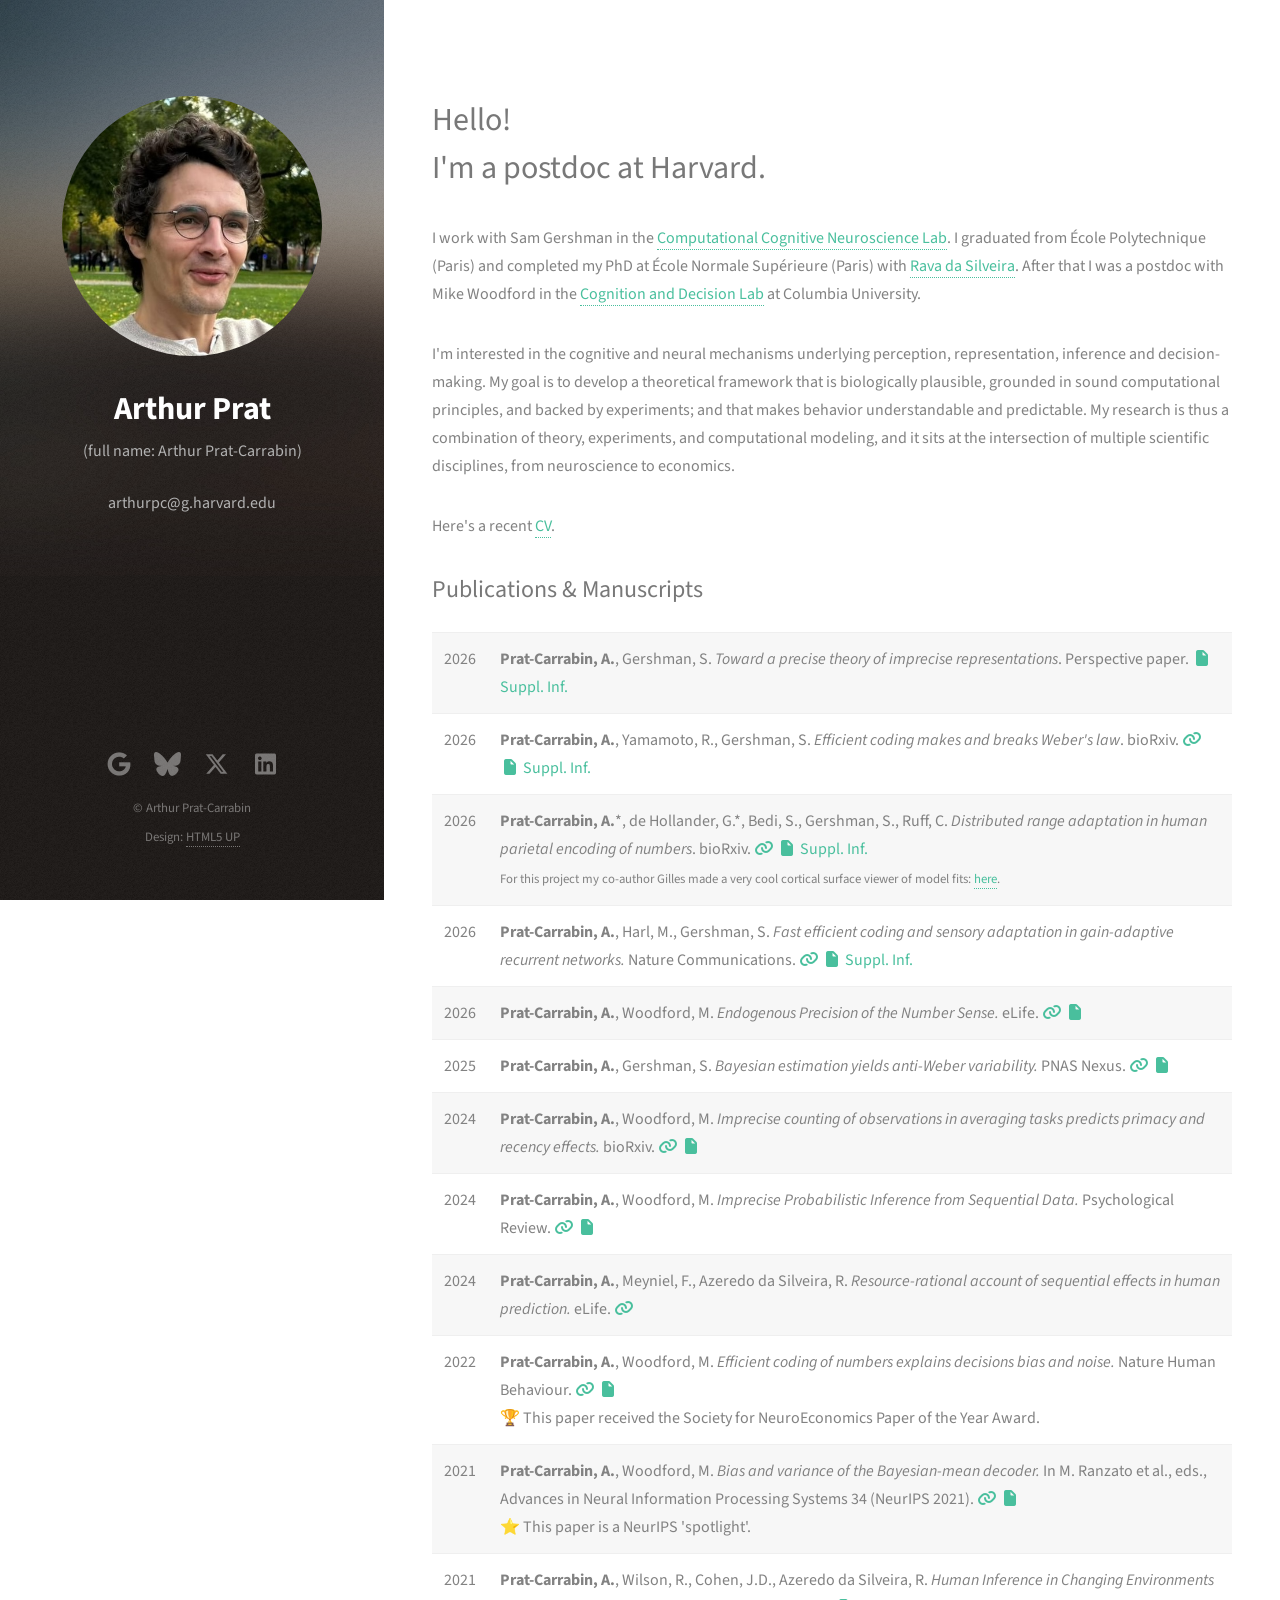
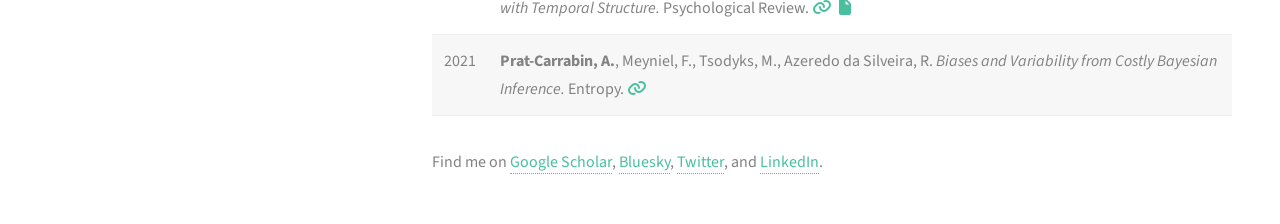
<file: index.html>
<!DOCTYPE HTML>
<!--
	Strata by HTML5 UP
	html5up.net | @ajlkn
	Free for personal and commercial use under the CCA 3.0 license (html5up.net/license)
-->
<html>
	<head>
		<title>Arthur Prat</title>
		<meta charset="utf-8" />
		<meta name="viewport" content="width=device-width, initial-scale=1, user-scalable=no" />
		<link rel="stylesheet" href="assets/css/main.css" />
		<link rel="icon" type="image/x-icon" href="images/favicon.ico">
	</head>
	<body class="is-preload">

		<!-- Header -->
			<header id="header">
				<div class="inner">
					<a href="#" class="image avatar"><img src="images/apc3c.JPG" alt="" /></a>
					<h1 style="font-size:2em"><strong>Arthur Prat</strong></h1>
                    <p>(full name: Arthur Prat-Carrabin)</p>
					<p>arthurpc<span>@</span>g.harvard.edu</p>
				</div>
			</header>

		<!-- Main -->
			<div id="main">

				<!-- One -->
					<section id="one">
						<header class="major">
							<h2>Hello!<br />
							I'm a postdoc at Harvard.</h2>
						</header>
						<p>I work with Sam Gershman in the <a href="https://gershmanlab.com/">Computational Cognitive Neuroscience Lab</a>.
						I graduated from École Polytechnique (Paris) and completed my PhD at École Normale Supérieure (Paris) with <a href="https://www.silveira-lab.com/">Rava da Silveira</a>.
						After that I was a postdoc with Mike Woodford in the <a href="https://www.cognition.econ.columbia.edu/">Cognition and Decision Lab</a> at Columbia University.
						</p>
						<p>I'm interested in the cognitive and neural mechanisms underlying perception, representation, inference and decision-making.
							My goal is to develop a theoretical framework that is biologically plausible, grounded in sound computational principles,
							and backed by experiments; and that makes behavior understandable and predictable.
							My research is thus a combination of theory, experiments, and computational modeling,
							and it sits at the intersection of multiple scientific disciplines, from neuroscience to economics.
						</p>
						<p>Here's a recent <a href="pdfs/CV - Arthur Prat-Carrabin.pdf"  target="_blank" rel="noopener noreferrer">CV</a>.</p>
						<!-- <ul class="actions">
							<li><a href="#three" class="button">Learn More</a></li>
						</ul> -->
					</section>

						<h2>Publications & Manuscripts</h2>
						<div class="table-wrapper">
							<table>
								<tr>
									<td>2026</td>
									<td><b>Prat-Carrabin, A.</b>, Gershman, S. <i>Toward a precise theory of imprecise representations</i>. Perspective paper.
										<a href="pdfs/Prat-Carrabin and Gershman - 2026 - Toward a precise theory of imprecise representations.pdf" class="fa-solid fa-file" style="border-bottom:none;" target="_blank" rel="noopener noreferrer"></a>
										<a href="pdfs/Prat-Carrabin and Gershman - 2026 - Toward a precise theory of imprecise representations - Suppl Inf.pdf" style="border-bottom:none;" target="_blank" rel="noopener noreferrer">Suppl. Inf.</a>
                                    </td>
								</tr>
								<tr>
									<td>2026</td>
									<td><b>Prat-Carrabin, A.</b>, Yamamoto, R., Gershman, S. <i>Efficient coding makes and breaks Weber's law</i>. bioRxiv.
                                        <a href="https://www.biorxiv.org/content/10.64898/2026.08.10.744043" class="fa-solid fa-link" style="border-bottom:none;" target="_blank" rel="noopener noreferrer"></a>
										<a href="pdfs/Prat-Carrabin, Yamamoto, Gershman - Efficient coding makes and breaks Weber’s law - 2026.pdf" class="fa-solid fa-file" style="border-bottom:none;" target="_blank" rel="noopener noreferrer"></a>
										<a href="pdfs/Prat-Carrabin, Yamamoto, Gershman - Efficient coding makes and breaks Weber’s law - 2026 - SI.pdf" style="border-bottom:none;" target="_blank" rel="noopener noreferrer">Suppl. Inf.</a>
                                    </td>
								</tr>
								<tr>
									<td>2026</td>
									<td><b>Prat-Carrabin, A.</b>*, de Hollander, G.*, Bedi, S.,  Gershman, S., Ruff, C. <i>Distributed range adaptation in human parietal encoding of numbers</i>. bioRxiv.
                                        <a href="https://www.biorxiv.org/cgi/content/short/2025.09.25.675916" class="fa-solid fa-link" style="border-bottom:none;" target="_blank" rel="noopener noreferrer"></a>
										<a href="pdfs/Prat-Carrabin, de Hollander, Bedi, Gershman, Ruff - Distributed range adaptation in human parietal encoding of numbers - 2026.pdf" class="fa-solid fa-file" style="border-bottom:none;" target="_blank" rel="noopener noreferrer"></a>
										<a href="pdfs/Prat-Carrabin, de Hollander, Bedi, Gershman, Ruff - Distributed range adaptation in human parietal encoding of numbers - 2026 - Suppl Inf.pdf" style="border-bottom:none;" target="_blank" rel="noopener noreferrer">Suppl. Inf.</a>
                                        <span style="font-size: 0.8em;"><br>
                                        For this project my co-author Gilles made a very cool cortical surface viewer of model fits:
                                        <a href="https://ruffgroup.github.io/neural_priors_viewers/" target="_blank" rel="noopener noreferrer">here</a>.</span>
                                        <!--- <br>Here is a <a href="https://www.youtube.com/watch?v=u6K8ixUadC8">recorded presentation</a> of this paper. --->
                                    </td>
								</tr>
								<tr>
									<td>2026</td>
									<td><b>Prat-Carrabin, A.</b>, Harl, M., Gershman, S. <i>Fast efficient coding and sensory adaptation in gain-adaptive recurrent networks.</i> Nature Communications.
                                        <a href="https://doi.org/10.1038/s41467-026-73032-0" class="fa-solid fa-link" style="border-bottom:none;" target="_blank" rel="noopener noreferrer"></a>
										<a href="pdfs/Prat-Carrabin, Harl, Gershman - Fast efficient coding and sensory adaptation in gain-adaptive recurrent networks - 2026.pdf" class="fa-solid fa-file" style="border-bottom:none;" target="_blank" rel="noopener noreferrer"></a>
										<a href="pdfs/Prat-Carrabin, Harl, Gershman - Fast efficient coding and sensory adaptation in gain-adaptive recurrent networks - Suppl Inf - 2026.pdf" style="border-bottom:none;" target="_blank" rel="noopener noreferrer">Suppl. Inf.</a>
                                    </td>
								</tr>
								<tr>
									<td>2026</td>
									<td><b>Prat-Carrabin, A.</b>, Woodford, M. <i>Endogenous Precision of the Number Sense.</i> eLife.
                                        <a href="https://doi.org/10.7554/eLife.101277" class="fa-solid fa-link" style="border-bottom:none;" target="_blank" rel="noopener noreferrer"></a>
										<a href="pdfs/Prat-Carrabin and Woodford - 2026 - Endogenous precision of the number sense.pdf" class="fa-solid fa-file" style="border-bottom:none;" target="_blank" rel="noopener noreferrer"></a>
                                    </td>
								</tr>
								<tr>
									<td>2025</td>
									<td><b>Prat-Carrabin, A.</b>, Gershman, S. <i>Bayesian estimation yields anti-Weber variability.</i> PNAS Nexus.
                                        <a href="https://doi.org/10.1093/pnasnexus/pgaf275" class="fa-solid fa-link" style="border-bottom:none;" target="_blank" rel="noopener noreferrer"></a>
										<a href="pdfs/Prat-Carrabin and Gershman - 2025 - Bayesian estimation yields anti-Weber variability.pdf" class="fa-solid fa-file" style="border-bottom:none;" target="_blank" rel="noopener noreferrer"></a>
                                    </td>
								</tr>
								<tr>
									<td>2024</td>
									<td><b>Prat-Carrabin, A.</b>, Woodford, M. <i>Imprecise counting of observations in averaging tasks predicts primacy and recency effects.</i> bioRxiv.
                                        <a href="https://doi.org/10.1101/2024.09.29.615676" class="fa-solid fa-link" style="border-bottom:none;" target="_blank" rel="noopener noreferrer"></a>
										<a href="pdfs/Prat-Carrabin and Woodford - 2024 - Imprecise counting of observations in averaging tasks predicts primacy and recency effects.pdf" class="fa-solid fa-file" style="border-bottom:none;" target="_blank" rel="noopener noreferrer"></a>
                                    </td>
								</tr>
								<tr>
									<td>2024</td>
									<td><b>Prat-Carrabin, A.</b>, Woodford, M. <i>Imprecise Probabilistic Inference from Sequential Data.</i> Psychological Review.
										<a href="https://doi.org/10.1037/rev0000469" class="fa-solid fa-link" style="border-bottom:none;" target="_blank" rel="noopener noreferrer"></a>
										<a href="pdfs/Prat-Carrabin and Woodford - 2024 - Imprecise probabilistic inference from sequential data.pdf" class="fa-solid fa-file" style="border-bottom:none;" target="_blank" rel="noopener noreferrer"></a>
									</td>
								</tr>
								<tr>
									<td>2024</td>
									<td><b>Prat-Carrabin, A.</b>, Meyniel, F., Azeredo da Silveira, R. <i>Resource-rational account of sequential effects in human prediction.</i> eLife.
										<a href="https://doi.org/10.7554/eLife.81256" class="fa-solid fa-link" style="border-bottom:none;" target="_blank" rel="noopener noreferrer"></a></td>
								</tr>
								<tr>
									<td>2022</td>
									<td><b>Prat-Carrabin, A.</b>, Woodford, M. <i>Efficient coding of numbers explains decisions bias and noise.</i> Nature Human Behaviour. 
										<a href="https://www.nature.com/articles/s41562-022-01352-4" class="fa-solid fa-link" style="border-bottom:none;" target="_blank" rel="noopener noreferrer"></a>
										<a href="pdfs/Prat-Carrabin and Woodford - 2022 - Efficient coding of numbers explains decision bias and noise.pdf" class="fa-solid fa-file" style="border-bottom:none;" target="_blank" rel="noopener noreferrer"></a>
                                        <br>🏆 This paper received the Society for NeuroEconomics Paper of the Year Award.</td>
                                    </td>
								</tr>
								<tr>
									<td>2021</td>
									<td><b>Prat-Carrabin, A.</b>, Woodford, M. <i>Bias and variance of the Bayesian-mean decoder.</i> In M. Ranzato et al., eds., Advances in Neural Information Processing Systems 34 (NeurIPS 2021).
										<a href="https://proceedings.neurips.cc/paper_files/paper/2021/hash/c7c3e78e3c9d26cc1158a8735d548eaa-Abstract.html" class="fa-solid fa-link" style="border-bottom:none;" target="_blank" rel="noopener noreferrer"></a>
										<a href="pdfs/Prat-Carrabin and Woodford - 2021 - Bias and variance of the Bayesian-mean decoder.pdf" class="fa-solid fa-file" style="border-bottom:none;" target="_blank" rel="noopener noreferrer"></a>
                                        <br>⭐️ This paper is a NeurIPS 'spotlight'.</td>
								</tr>
								<tr>
									<td>2021</td>
									<td><b>Prat-Carrabin, A.</b>, Wilson, R., Cohen, J.D., Azeredo da Silveira, R. <i>Human Inference in Changing Environments with Temporal Structure.</i> Psychological Review.
										<a href="http://dx.doi.org/10.1037/rev0000276" class="fa-solid fa-link" style="border-bottom:none;" target="_blank" rel="noopener noreferrer"></a>
										<a href="pdfs/Prat-Carrabin et al. - 2021 - Human inference in changing environments with temporal structure.pdf" class="fa-solid fa-file" style="border-bottom:none;" target="_blank" rel="noopener noreferrer"></a>
									</td>
								</tr>
								<tr>
									<td>2021</td>
									<td><b>Prat-Carrabin, A.</b>, Meyniel, F., Tsodyks, M., Azeredo da Silveira, R. <i>Biases and Variability from Costly Bayesian Inference.</i> Entropy. <a href="https://doi.org/10.3390/e23050603" class="fa-solid fa-link" style="border-bottom:none;" target="_blank" rel="noopener noreferrer"></a></td>
								</tr>
							</table>
						</div>
					
					Find me on <a href="https://scholar.google.com/citations?user=wDpjnFcAAAAJ" target="_blank" rel="noopener noreferrer">Google Scholar</a>,
								<a href="https://bsky.app/profile/arthurpr4t.bsky.social" target="_blank" rel="noopener noreferrer">Bluesky</a>,
								<a href="https://x.com/arthurpr4t" target="_blank" rel="noopener noreferrer">Twitter</a>, and 
								<a href="https://www.linkedin.com/in/arthurpratcarrabin/" target="_blank" rel="noopener noreferrer">LinkedIn</a>.

				<!-- Two ->
					<section id="two">
						<h2>Recent Work</h2>
						<div class="row">
							<article class="col-6 col-12-xsmall work-item">
								<a href="images/fulls/01.jpg" class="image fit thumb"><img src="images/thumbs/01.jpg" alt="" /></a>
								<h3>Magna sed consequat tempus</h3>
								<p>Lorem ipsum dolor sit amet nisl sed nullam feugiat.</p>
							</article>
							<article class="col-6 col-12-xsmall work-item">
								<a href="images/fulls/02.jpg" class="image fit thumb"><img src="images/thumbs/02.jpg" alt="" /></a>
								<h3>Ultricies lacinia interdum</h3>
								<p>Lorem ipsum dolor sit amet nisl sed nullam feugiat.</p>
							</article>
							<article class="col-6 col-12-xsmall work-item">
								<a href="images/fulls/03.jpg" class="image fit thumb"><img src="images/thumbs/03.jpg" alt="" /></a>
								<h3>Tortor metus commodo</h3>
								<p>Lorem ipsum dolor sit amet nisl sed nullam feugiat.</p>
							</article>
							<article class="col-6 col-12-xsmall work-item">
								<a href="images/fulls/04.jpg" class="image fit thumb"><img src="images/thumbs/04.jpg" alt="" /></a>
								<h3>Quam neque phasellus</h3>
								<p>Lorem ipsum dolor sit amet nisl sed nullam feugiat.</p>
							</article>
							<article class="col-6 col-12-xsmall work-item">
								<a href="images/fulls/05.jpg" class="image fit thumb"><img src="images/thumbs/05.jpg" alt="" /></a>
								<h3>Nunc enim commodo aliquet</h3>
								<p>Lorem ipsum dolor sit amet nisl sed nullam feugiat.</p>
							</article>
							<article class="col-6 col-12-xsmall work-item">
								<a href="images/fulls/06.jpg" class="image fit thumb"><img src="images/thumbs/06.jpg" alt="" /></a>
								<h3>Risus ornare lacinia</h3>
								<p>Lorem ipsum dolor sit amet nisl sed nullam feugiat.</p>
							</article>
						</div>
						<ul class="actions">
							<li><a href="#" class="button">Full Portfolio</a></li>
						</ul>
					</section>

				<!-- Three ->
					<section id="three">
						<h2>Get In Touch</h2>
						<p>Accumsan pellentesque commodo blandit enim arcu non at amet id arcu magna. Accumsan orci faucibus id eu lorem semper nunc nisi lorem vulputate lorem neque lorem ipsum dolor.</p>
						<div class="row">
							<div class="col-8 col-12-small">
								<form method="post" action="#">
									<div class="row gtr-uniform gtr-50">
										<div class="col-6 col-12-xsmall"><input type="text" name="name" id="name" placeholder="Name" /></div>
										<div class="col-6 col-12-xsmall"><input type="email" name="email" id="email" placeholder="Email" /></div>
										<div class="col-12"><textarea name="message" id="message" placeholder="Message" rows="4"></textarea></div>
									</div>
								</form>
								<ul class="actions">
									<li><input type="submit" value="Send Message" /></li>
								</ul>
							</div>
							<div class="col-4 col-12-small">
								<ul class="labeled-icons">
									<li>
										<h3 class="icon solid fa-home"><span class="label">Address</span></h3>
										1234 Somewhere Rd.<br />
										Nashville, TN 00000<br />
										United States
									</li>
									<li>
										<h3 class="icon solid fa-mobile-alt"><span class="label">Phone</span></h3>
										000-000-0000
									</li>
									<li>
										<h3 class="icon solid fa-envelope"><span class="label">Email</span></h3>
										<a href="#">hello@untitled.tld</a>
									</li>
								</ul>
							</div>
						</div>
					</section>

				<!-- Four ->
				<!-
					<section id="four">
						<h2>Elements</h2>

						<section>
							<h4>Text</h4>
							<p>This is <b>bold</b> and this is <strong>strong</strong>. This is <i>italic</i> and this is <em>emphasized</em>.
							This is <sup>superscript</sup> text and this is <sub>subscript</sub> text.
							This is <u>underlined</u> and this is code: <code>for (;;) { ... }</code>. Finally, <a href="#">this is a link</a>.</p>
							<hr />
							<header>
								<h4>Heading with a Subtitle</h4>
								<p>Lorem ipsum dolor sit amet nullam id egestas urna aliquam</p>
							</header>
							<p>Nunc lacinia ante nunc ac lobortis. Interdum adipiscing gravida odio porttitor sem non mi integer non faucibus ornare mi ut ante amet placerat aliquet. Volutpat eu sed ante lacinia sapien lorem accumsan varius montes viverra nibh in adipiscing blandit tempus accumsan.</p>
							<header>
								<h5>Heading with a Subtitle</h5>
								<p>Lorem ipsum dolor sit amet nullam id egestas urna aliquam</p>
							</header>
							<p>Nunc lacinia ante nunc ac lobortis. Interdum adipiscing gravida odio porttitor sem non mi integer non faucibus ornare mi ut ante amet placerat aliquet. Volutpat eu sed ante lacinia sapien lorem accumsan varius montes viverra nibh in adipiscing blandit tempus accumsan.</p>
							<hr />
							<h2>Heading Level 2</h2>
							<h3>Heading Level 3</h3>
							<h4>Heading Level 4</h4>
							<h5>Heading Level 5</h5>
							<h6>Heading Level 6</h6>
							<hr />
							<h5>Blockquote</h5>
							<blockquote>Fringilla nisl. Donec accumsan interdum nisi, quis tincidunt felis sagittis eget tempus euismod. Vestibulum ante ipsum primis in faucibus vestibulum. Blandit adipiscing eu felis iaculis volutpat ac adipiscing accumsan faucibus. Vestibulum ante ipsum primis in faucibus lorem ipsum dolor sit amet nullam adipiscing eu felis.</blockquote>
							<h5>Preformatted</h5>
							<pre><code>i = 0;

while (!deck.isInOrder()) {
print 'Iteration ' + i;
deck.shuffle();
i++;
}

print 'It took ' + i + ' iterations to sort the deck.';</code></pre>
						</section>

						<section>
							<h4>Lists</h4>
							<div class="row">
								<div class="col-6 col-12-xsmall">
									<h5>Unordered</h5>
									<ul>
										<li>Dolor pulvinar etiam magna etiam.</li>
										<li>Sagittis adipiscing lorem eleifend.</li>
										<li>Felis enim feugiat dolore viverra.</li>
									</ul>
									<h5>Alternate</h5>
									<ul class="alt">
										<li>Dolor pulvinar etiam magna etiam.</li>
										<li>Sagittis adipiscing lorem eleifend.</li>
										<li>Felis enim feugiat dolore viverra.</li>
									</ul>
								</div>
								<div class="col-6 col-12-xsmall">
									<h5>Ordered</h5>
									<ol>
										<li>Dolor pulvinar etiam magna etiam.</li>
										<li>Etiam vel felis at lorem sed viverra.</li>
										<li>Felis enim feugiat dolore viverra.</li>
										<li>Dolor pulvinar etiam magna etiam.</li>
										<li>Etiam vel felis at lorem sed viverra.</li>
										<li>Felis enim feugiat dolore viverra.</li>
									</ol>
									<h5>Icons</h5>
									<ul class="icons">
										<li><a href="#" class="icon brands fa-twitter"><span class="label">Twitter</span></a></li>
										<li><a href="#" class="icon brands fa-facebook-f"><span class="label">Facebook</span></a></li>
										<li><a href="#" class="icon brands fa-instagram"><span class="label">Instagram</span></a></li>
										<li><a href="#" class="icon brands fa-github"><span class="label">Github</span></a></li>
										<li><a href="#" class="icon brands fa-dribbble"><span class="label">Dribbble</span></a></li>
										<li><a href="#" class="icon brands fa-tumblr"><span class="label">Tumblr</span></a></li>
									</ul>
								</div>
							</div>
							<h5>Actions</h5>
							<ul class="actions">
								<li><a href="#" class="button primary">Default</a></li>
								<li><a href="#" class="button">Default</a></li>
							</ul>
							<ul class="actions small">
								<li><a href="#" class="button primary small">Small</a></li>
								<li><a href="#" class="button small">Small</a></li>
							</ul>
							<div class="row">
								<div class="col-6 col-12-small">
									<ul class="actions stacked">
										<li><a href="#" class="button primary">Default</a></li>
										<li><a href="#" class="button">Default</a></li>
									</ul>
								</div>
								<div class="col-6 col-12-small">
									<ul class="actions stacked">
										<li><a href="#" class="button primary small">Small</a></li>
										<li><a href="#" class="button small">Small</a></li>
									</ul>
								</div>
								<div class="col-6 col-12-small">
									<ul class="actions stacked">
										<li><a href="#" class="button primary fit">Default</a></li>
										<li><a href="#" class="button fit">Default</a></li>
									</ul>
								</div>
								<div class="col-6 col-12-small">
									<ul class="actions stacked">
										<li><a href="#" class="button primary small fit">Small</a></li>
										<li><a href="#" class="button small fit">Small</a></li>
									</ul>
								</div>
							</div>
						</section>

						<section>
							<h4>Table</h4>
							<h5>Default</h5>
							<div class="table-wrapper">
								<table>
									<thead>
										<tr>
											<th>Name</th>
											<th>Description</th>
											<th>Price</th>
										</tr>
									</thead>
									<tbody>
										<tr>
											<td>Item One</td>
											<td>Ante turpis integer aliquet porttitor.</td>
											<td>29.99</td>
										</tr>
										<tr>
											<td>Item Two</td>
											<td>Vis ac commodo adipiscing arcu aliquet.</td>
											<td>19.99</td>
										</tr>
										<tr>
											<td>Item Three</td>
											<td> Morbi faucibus arcu accumsan lorem.</td>
											<td>29.99</td>
										</tr>
										<tr>
											<td>Item Four</td>
											<td>Vitae integer tempus condimentum.</td>
											<td>19.99</td>
										</tr>
										<tr>
											<td>Item Five</td>
											<td>Ante turpis integer aliquet porttitor.</td>
											<td>29.99</td>
										</tr>
									</tbody>
									<tfoot>
										<tr>
											<td colspan="2"></td>
											<td>100.00</td>
										</tr>
									</tfoot>
								</table>
							</div>

							<h5>Alternate</h5>
							<div class="table-wrapper">
								<table class="alt">
									<thead>
										<tr>
											<th>Name</th>
											<th>Description</th>
											<th>Price</th>
										</tr>
									</thead>
									<tbody>
										<tr>
											<td>Item One</td>
											<td>Ante turpis integer aliquet porttitor.</td>
											<td>29.99</td>
										</tr>
										<tr>
											<td>Item Two</td>
											<td>Vis ac commodo adipiscing arcu aliquet.</td>
											<td>19.99</td>
										</tr>
										<tr>
											<td>Item Three</td>
											<td> Morbi faucibus arcu accumsan lorem.</td>
											<td>29.99</td>
										</tr>
										<tr>
											<td>Item Four</td>
											<td>Vitae integer tempus condimentum.</td>
											<td>19.99</td>
										</tr>
										<tr>
											<td>Item Five</td>
											<td>Ante turpis integer aliquet porttitor.</td>
											<td>29.99</td>
										</tr>
									</tbody>
									<tfoot>
										<tr>
											<td colspan="2"></td>
											<td>100.00</td>
										</tr>
									</tfoot>
								</table>
							</div>
						</section>

						<section>
							<h4>Buttons</h4>
							<ul class="actions">
								<li><a href="#" class="button primary">Primary</a></li>
								<li><a href="#" class="button">Default</a></li>
							</ul>
							<ul class="actions">
								<li><a href="#" class="button large">Large</a></li>
								<li><a href="#" class="button">Default</a></li>
								<li><a href="#" class="button small">Small</a></li>
							</ul>
							<ul class="actions fit">
								<li><a href="#" class="button primary fit">Fit</a></li>
								<li><a href="#" class="button fit">Fit</a></li>
							</ul>
							<ul class="actions fit small">
								<li><a href="#" class="button primary fit small">Fit + Small</a></li>
								<li><a href="#" class="button fit small">Fit + Small</a></li>
							</ul>
							<ul class="actions">
								<li><a href="#" class="button primary icon solid fa-download">Icon</a></li>
								<li><a href="#" class="button icon solid fa-download">Icon</a></li>
							</ul>
							<ul class="actions">
								<li><span class="button primary disabled">Primary</span></li>
								<li><span class="button disabled">Default</span></li>
							</ul>
						</section>

						<section>
							<h4>Form</h4>
							<form method="post" action="#">
								<div class="row gtr-uniform gtr-50">
									<div class="col-6 col-12-xsmall">
										<input type="text" name="demo-name" id="demo-name" value="" placeholder="Name" />
									</div>
									<div class="col-6 col-12-xsmall">
										<input type="email" name="demo-email" id="demo-email" value="" placeholder="Email" />
									</div>
									<div class="col-12">
										<select name="demo-category" id="demo-category">
											<option value="">- Category -</option>
											<option value="1">Manufacturing</option>
											<option value="1">Shipping</option>
											<option value="1">Administration</option>
											<option value="1">Human Resources</option>
										</select>
									</div>
									<div class="col-4 col-12-small">
										<input type="radio" id="demo-priority-low" name="demo-priority" checked>
										<label for="demo-priority-low">Low Priority</label>
									</div>
									<div class="col-4 col-12-small">
										<input type="radio" id="demo-priority-normal" name="demo-priority">
										<label for="demo-priority-normal">Normal Priority</label>
									</div>
									<div class="col-4 col-12-small">
										<input type="radio" id="demo-priority-high" name="demo-priority">
										<label for="demo-priority-high">High Priority</label>
									</div>
									<div class="col-6 col-12-small">
										<input type="checkbox" id="demo-copy" name="demo-copy">
										<label for="demo-copy">Email me a copy of this message</label>
									</div>
									<div class="col-6 col-12-small">
										<input type="checkbox" id="demo-human" name="demo-human" checked>
										<label for="demo-human">I am a human and not a robot</label>
									</div>
									<div class="col-12">
										<textarea name="demo-message" id="demo-message" placeholder="Enter your message" rows="6"></textarea>
									</div>
									<div class="col-12">
										<ul class="actions">
											<li><input type="submit" value="Send Message" class="primary" /></li>
											<li><input type="reset" value="Reset" /></li>
										</ul>
									</div>
								</div>
							</form>
						</section>

						<section>
							<h4>Image</h4>
							<h5>Fit</h5>
							<div class="box alt">
								<div class="row gtr-50 gtr-uniform">
									<div class="col-12"><span class="image fit"><img src="images/fulls/05.jpg" alt="" /></span></div>
									<div class="col-4"><span class="image fit"><img src="images/thumbs/01.jpg" alt="" /></span></div>
									<div class="col-4"><span class="image fit"><img src="images/thumbs/02.jpg" alt="" /></span></div>
									<div class="col-4"><span class="image fit"><img src="images/thumbs/03.jpg" alt="" /></span></div>
									<div class="col-4"><span class="image fit"><img src="images/thumbs/04.jpg" alt="" /></span></div>
									<div class="col-4"><span class="image fit"><img src="images/thumbs/05.jpg" alt="" /></span></div>
									<div class="col-4"><span class="image fit"><img src="images/thumbs/06.jpg" alt="" /></span></div>
									<div class="col-4"><span class="image fit"><img src="images/thumbs/03.jpg" alt="" /></span></div>
									<div class="col-4"><span class="image fit"><img src="images/thumbs/02.jpg" alt="" /></span></div>
									<div class="col-4"><span class="image fit"><img src="images/thumbs/01.jpg" alt="" /></span></div>
								</div>
							</div>
							<h5>Left &amp; Right</h5>
							<p><span class="image left"><img src="images/avatar.jpg" alt="" /></span>Fringilla nisl. Donec accumsan interdum nisi, quis tincidunt felis sagittis eget. tempus euismod. Vestibulum ante ipsum primis in faucibus vestibulum. Blandit adipiscing eu felis iaculis volutpat ac adipiscing accumsan eu faucibus. Integer ac pellentesque praesent tincidunt felis sagittis eget. tempus euismod. Vestibulum ante ipsum primis in faucibus vestibulum. Blandit adipiscing eu felis iaculis volutpat ac adipiscing accumsan eu faucibus. Integer ac pellentesque praesent. Donec accumsan interdum nisi, quis tincidunt felis sagittis eget. tempus euismod. Vestibulum ante ipsum primis in faucibus vestibulum. Blandit adipiscing eu felis iaculis volutpat ac adipiscing accumsan eu faucibus. Integer ac pellentesque praesent tincidunt felis sagittis eget. tempus euismod. Vestibulum ante ipsum primis in faucibus vestibulum. Blandit adipiscing eu felis iaculis volutpat ac adipiscing accumsan eu faucibus. Integer ac pellentesque praesent.</p>
							<p><span class="image right"><img src="images/avatar.jpg" alt="" /></span>Fringilla nisl. Donec accumsan interdum nisi, quis tincidunt felis sagittis eget. tempus euismod. Vestibulum ante ipsum primis in faucibus vestibulum. Blandit adipiscing eu felis iaculis volutpat ac adipiscing accumsan eu faucibus. Integer ac pellentesque praesent tincidunt felis sagittis eget. tempus euismod. Vestibulum ante ipsum primis in faucibus vestibulum. Blandit adipiscing eu felis iaculis volutpat ac adipiscing accumsan eu faucibus. Integer ac pellentesque praesent. Donec accumsan interdum nisi, quis tincidunt felis sagittis eget. tempus euismod. Vestibulum ante ipsum primis in faucibus vestibulum. Blandit adipiscing eu felis iaculis volutpat ac adipiscing accumsan eu faucibus. Integer ac pellentesque praesent tincidunt felis sagittis eget. tempus euismod. Vestibulum ante ipsum primis in faucibus vestibulum. Blandit adipiscing eu felis iaculis volutpat ac adipiscing accumsan eu faucibus. Integer ac pellentesque praesent.</p>
						</section>

					</section>
				-->

			</div>

		<!-- Footer -->
			<footer id="footer">
				<div class="inner">
					<ul class="icons">
						<li><a style="border-bottom:none; font-size:1.5em;" href="https://scholar.google.com/citations?user=wDpjnFcAAAAJ" class="fa-brands fa-google" target="_blank" rel="noopener noreferrer"></a></li>
						<li><a style="border-bottom:none; font-size:1.5em;" href="https://bsky.app/profile/arthurpr4t.bsky.social" class="fa-brands fa-bluesky" target="_blank" rel="noopener noreferrer"></a></li>
						<li><a style="border-bottom:none; font-size:1.5em;" href="https://x.com/arthurpr4t" class="fa-brands fa-x-twitter" target="_blank" rel="noopener noreferrer"></a></li>
						<li><a style="border-bottom:none; font-size:1.5em;" href="https://www.linkedin.com/in/arthurpratcarrabin/" class="fa-brands fa-linkedin" target="_blank" rel="noopener noreferrer"></a></li>
						<!--- <li><a href="#" class="icon brands fa-github"><span class="label">Github</span></a></li> --->
						<!--- <li><a href="#" class="icon brands fa-dribbble"><span class="label">Dribbble</span></a></li> --->
						<!--- <li><a href="#" class="icon solid fa-envelope"><span class="label">Email</span></a></li> --->
					</ul>
					<ul class="copyright">
						<li>&copy; Arthur Prat-Carrabin</li><li>Design: <a href="http://html5up.net">HTML5 UP</a></li>
					</ul>
				</div>
			</footer>

		<!-- Scripts -->
			<script src="assets/js/jquery.min.js"></script>
			<script src="assets/js/jquery.poptrox.min.js"></script>
			<script src="assets/js/browser.min.js"></script>
			<script src="assets/js/breakpoints.min.js"></script>
			<script src="assets/js/util.js"></script>
			<script src="assets/js/main.js"></script>

	</body>
</html>
</file>
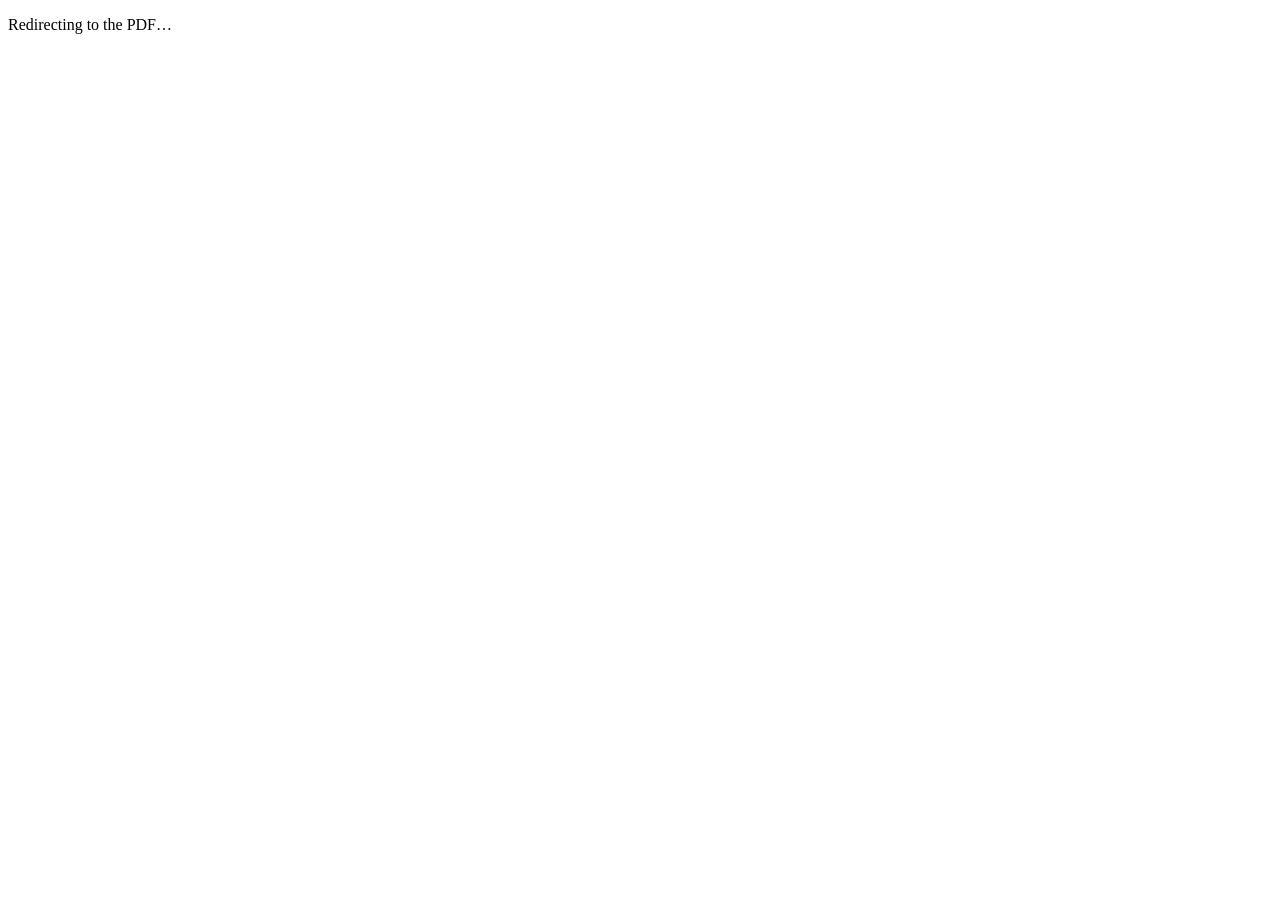
<file: opinion/index.html>
<!doctype html>
<html>
  <head>
    <meta charset="utf-8">
    <meta http-equiv="refresh" content="0; url=../pdfs/Prat-Carrabin and Gershman - 2026 - Toward a precise theory of imprecise representations.pdf">
    <link rel="canonical" href="../pdfs/Prat-Carrabin and Gershman - 2026 - Toward a precise theory of imprecise representations.pdf">
    <title>Redirecting…</title>
  </head>
  <body>
    <p>Redirecting to the PDF…</p>
  </body>
</html>
</file>
<file: assets/css/main.css>
/*@import url("fontawesome.min.css");*/
@import url("../fontawesome/css/fontawesome.min.css");
@import url("../fontawesome/css/brands.min.css");
@import url("../fontawesome/css/solid.min.css");
@import url("https://fonts.googleapis.com/css?family=Source+Sans+Pro:400,400italic,700");

/*
	Strata by HTML5 UP
	html5up.net | @ajlkn
	Free for personal and commercial use under the CCA 3.0 license (html5up.net/license)
*/

html, body, div, span, applet, object,
iframe, h1, h2, h3, h4, h5, h6, p, blockquote,
pre, a, abbr, acronym, address, big, cite,
code, del, dfn, em, img, ins, kbd, q, s, samp,
small, strike, strong, sub, sup, tt, var, b,
u, i, center, dl, dt, dd, ol, ul, li, fieldset,
form, label, legend, table, caption, tbody,
tfoot, thead, tr, th, td, article, aside,
canvas, details, embed, figure, figcaption,
footer, header, hgroup, menu, nav, output, ruby,
section, summary, time, mark, audio, video {
	margin: 0;
	padding: 0;
	border: 0;
	font-size: 100%;
	font: inherit;
	vertical-align: baseline;}

article, aside, details, figcaption, figure,
footer, header, hgroup, menu, nav, section {
	display: block;}

body {
	line-height: 1;
}

ol, ul {
	list-style: none;
}

blockquote, q {
	quotes: none;
}

	blockquote:before, blockquote:after, q:before, q:after {
		content: '';
		content: none;
	}

table {
	border-collapse: collapse;
	border-spacing: 0;
}

body {
	-webkit-text-size-adjust: none;
}

mark {
	background-color: transparent;
	color: inherit;
}

input::-moz-focus-inner {
	border: 0;
	padding: 0;
}

input, select, textarea {
	-moz-appearance: none;
	-webkit-appearance: none;
	-ms-appearance: none;
	appearance: none;
}

/* Basic */

	html {
		box-sizing: border-box;
	}

	*, *:before, *:after {
		box-sizing: inherit;
	}

	body {
		background: #fff;
	}

		body.is-preload *, body.is-preload *:before, body.is-preload *:after {
			-moz-animation: none !important;
			-webkit-animation: none !important;
			-ms-animation: none !important;
			animation: none !important;
			-moz-transition: none !important;
			-webkit-transition: none !important;
			-ms-transition: none !important;
			transition: none !important;
		}

	body, input, select, textarea {
		/*color: #a2a2a2;*/
		color: #828282;
		font-family: "Source Sans Pro", Helvetica, sans-serif;
		font-size: 16pt;
		font-weight: 400;
		line-height: 1.75em;
	}

	a {
		-moz-transition: color 0.2s ease-in-out, border-color 0.2s ease-in-out;
		-webkit-transition: color 0.2s ease-in-out, border-color 0.2s ease-in-out;
		-ms-transition: color 0.2s ease-in-out, border-color 0.2s ease-in-out;
		transition: color 0.2s ease-in-out, border-color 0.2s ease-in-out;
		border-bottom: dotted 1px;
		color: #49bf9d;
		text-decoration: none;
	}

		a:hover {
			border-bottom-color: transparent;
			color: #49bf9d !important;
			text-decoration: none;
		}

	strong, b {
		/*color: #787878;*/
		font-weight: 700;
	}

	em, i {
		font-style: italic;
	}

	p {
		margin: 0 0 2em 0;
	}

	h1, h2, h3, h4, h5, h6 {
		color: #787878;
		font-weight: 400;
		line-height: 1em;
		margin: 0 0 1em 0;
	}

		h1 a, h2 a, h3 a, h4 a, h5 a, h6 a {
			color: inherit;
			text-decoration: none;
		}

	h1 {
		font-size: 2em;
		line-height: 1.5em;
	}

	h2 {
		font-size: 1.5em;
		line-height: 1.5em;
	}

	h3 {
		font-size: 1.25em;
		line-height: 1.5em;
	}

	h4 {
		font-size: 1.1em;
		line-height: 1.5em;
	}

	h5 {
		font-size: 0.9em;
		line-height: 1.5em;
	}

	h6 {
		font-size: 0.7em;
		line-height: 1.5em;
	}

	sub {
		font-size: 0.8em;
		position: relative;
		top: 0.5em;
	}

	sup {
		font-size: 0.8em;
		position: relative;
		top: -0.5em;
	}

	hr {
		border: 0;
		border-bottom: solid 2px #efefef;
		margin: 2em 0;
	}

		hr.major {
			margin: 3em 0;
		}

	blockquote {
		border-left: solid 6px #efefef;
		font-style: italic;
		margin: 0 0 2em 0;
		padding: 0.5em 0 0.5em 1.5em;
	}

	code {
		background: #f7f7f7;
		border-radius: 0.35em;
		border: solid 2px #efefef;
		font-family: "Courier New", monospace;
		font-size: 0.9em;
		margin: 0 0.25em;
		padding: 0.25em 0.65em;
	}

	pre {
		-webkit-overflow-scrolling: touch;
		font-family: "Courier New", monospace;
		font-size: 0.9em;
		margin: 0 0 2em 0;
	}

		pre code {
			display: block;
			line-height: 1.75em;
			padding: 1em 1.5em;
			overflow-x: auto;
		}

	.align-left {
		text-align: left;
	}

	.align-center {
		text-align: center;
	}

	.align-right {
		text-align: right;
	}

/* Container */

	.container {
		margin: 0 auto;
		max-width: calc(100% - 4em);
		width: 100%;
	}

		.container.xsmall {
			width: 25%;
		}

		.container.small {
			width: 50%;
		}

		.container.medium {
			width: 75%;
		}

		.container.large {
			width: 125%;
		}

		.container.xlarge {
			width: 150%;
		}

		.container.max {
			width: 100%;
		}

		@media screen and (max-width: 980px) {

			.container {
				width: 100% !important;
				max-width: 100% !important;
			}

		}

		@media screen and (max-width: 480px) {

			.container {
				max-width: calc(100% - 3em);
			}

		}

/* Row */

	.row {
		display: flex;
		flex-wrap: wrap;
		box-sizing: border-box;
		align-items: stretch;
	}

		.row > * {
			box-sizing: border-box;
		}

		.row.gtr-uniform > * > :last-child {
			margin-bottom: 0;
		}

		.row.aln-left {
			justify-content: flex-start;
		}

		.row.aln-center {
			justify-content: center;
		}

		.row.aln-right {
			justify-content: flex-end;
		}

		.row.aln-top {
			align-items: flex-start;
		}

		.row.aln-middle {
			align-items: center;
		}

		.row.aln-bottom {
			align-items: flex-end;
		}

		.row > .imp {
			order: -1;
		}

		.row > .col-1 {
			width: 8.33333%;
		}

		.row > .off-1 {
			margin-left: 8.33333%;
		}

		.row > .col-2 {
			width: 16.66667%;
		}

		.row > .off-2 {
			margin-left: 16.66667%;
		}

		.row > .col-3 {
			width: 25%;
		}

		.row > .off-3 {
			margin-left: 25%;
		}

		.row > .col-4 {
			width: 33.33333%;
		}

		.row > .off-4 {
			margin-left: 33.33333%;
		}

		.row > .col-5 {
			width: 41.66667%;
		}

		.row > .off-5 {
			margin-left: 41.66667%;
		}

		.row > .col-6 {
			width: 50%;
		}

		.row > .off-6 {
			margin-left: 50%;
		}

		.row > .col-7 {
			width: 58.33333%;
		}

		.row > .off-7 {
			margin-left: 58.33333%;
		}

		.row > .col-8 {
			width: 66.66667%;
		}

		.row > .off-8 {
			margin-left: 66.66667%;
		}

		.row > .col-9 {
			width: 75%;
		}

		.row > .off-9 {
			margin-left: 75%;
		}

		.row > .col-10 {
			width: 83.33333%;
		}

		.row > .off-10 {
			margin-left: 83.33333%;
		}

		.row > .col-11 {
			width: 91.66667%;
		}

		.row > .off-11 {
			margin-left: 91.66667%;
		}

		.row > .col-12 {
			width: 100%;
		}

		.row > .off-12 {
			margin-left: 100%;
		}

		.row.gtr-0 {
			margin-top: 0;
			margin-left: 0em;
		}

			.row.gtr-0 > * {
				padding: 0 0 0 0em;
			}

			.row.gtr-0.gtr-uniform {
				margin-top: 0em;
			}

				.row.gtr-0.gtr-uniform > * {
					padding-top: 0em;
				}

		.row.gtr-25 {
			margin-top: 0;
			margin-left: -0.625em;
		}

			.row.gtr-25 > * {
				padding: 0 0 0 0.625em;
			}

			.row.gtr-25.gtr-uniform {
				margin-top: -0.625em;
			}

				.row.gtr-25.gtr-uniform > * {
					padding-top: 0.625em;
				}

		.row.gtr-50 {
			margin-top: 0;
			margin-left: -1.25em;
		}

			.row.gtr-50 > * {
				padding: 0 0 0 1.25em;
			}

			.row.gtr-50.gtr-uniform {
				margin-top: -1.25em;
			}

				.row.gtr-50.gtr-uniform > * {
					padding-top: 1.25em;
				}

		.row {
			margin-top: 0;
			margin-left: -2.5em;
		}

			.row > * {
				padding: 0 0 0 2.5em;
			}

			.row.gtr-uniform {
				margin-top: -2.5em;
			}

				.row.gtr-uniform > * {
					padding-top: 2.5em;
				}

		.row.gtr-150 {
			margin-top: 0;
			margin-left: -3.75em;
		}

			.row.gtr-150 > * {
				padding: 0 0 0 3.75em;
			}

			.row.gtr-150.gtr-uniform {
				margin-top: -3.75em;
			}

				.row.gtr-150.gtr-uniform > * {
					padding-top: 3.75em;
				}

		.row.gtr-200 {
			margin-top: 0;
			margin-left: -5em;
		}

			.row.gtr-200 > * {
				padding: 0 0 0 5em;
			}

			.row.gtr-200.gtr-uniform {
				margin-top: -5em;
			}

				.row.gtr-200.gtr-uniform > * {
					padding-top: 5em;
				}

		@media screen and (max-width: 1800px) {

			.row {
				display: flex;
				flex-wrap: wrap;
				box-sizing: border-box;
				align-items: stretch;
			}

				.row > * {
					box-sizing: border-box;
				}

				.row.gtr-uniform > * > :last-child {
					margin-bottom: 0;
				}

				.row.aln-left {
					justify-content: flex-start;
				}

				.row.aln-center {
					justify-content: center;
				}

				.row.aln-right {
					justify-content: flex-end;
				}

				.row.aln-top {
					align-items: flex-start;
				}

				.row.aln-middle {
					align-items: center;
				}

				.row.aln-bottom {
					align-items: flex-end;
				}

				.row > .imp-xlarge {
					order: -1;
				}

				.row > .col-1-xlarge {
					width: 8.33333%;
				}

				.row > .off-1-xlarge {
					margin-left: 8.33333%;
				}

				.row > .col-2-xlarge {
					width: 16.66667%;
				}

				.row > .off-2-xlarge {
					margin-left: 16.66667%;
				}

				.row > .col-3-xlarge {
					width: 25%;
				}

				.row > .off-3-xlarge {
					margin-left: 25%;
				}

				.row > .col-4-xlarge {
					width: 33.33333%;
				}

				.row > .off-4-xlarge {
					margin-left: 33.33333%;
				}

				.row > .col-5-xlarge {
					width: 41.66667%;
				}

				.row > .off-5-xlarge {
					margin-left: 41.66667%;
				}

				.row > .col-6-xlarge {
					width: 50%;
				}

				.row > .off-6-xlarge {
					margin-left: 50%;
				}

				.row > .col-7-xlarge {
					width: 58.33333%;
				}

				.row > .off-7-xlarge {
					margin-left: 58.33333%;
				}

				.row > .col-8-xlarge {
					width: 66.66667%;
				}

				.row > .off-8-xlarge {
					margin-left: 66.66667%;
				}

				.row > .col-9-xlarge {
					width: 75%;
				}

				.row > .off-9-xlarge {
					margin-left: 75%;
				}

				.row > .col-10-xlarge {
					width: 83.33333%;
				}

				.row > .off-10-xlarge {
					margin-left: 83.33333%;
				}

				.row > .col-11-xlarge {
					width: 91.66667%;
				}

				.row > .off-11-xlarge {
					margin-left: 91.66667%;
				}

				.row > .col-12-xlarge {
					width: 100%;
				}

				.row > .off-12-xlarge {
					margin-left: 100%;
				}

				.row.gtr-0 {
					margin-top: 0;
					margin-left: 0em;
				}

					.row.gtr-0 > * {
						padding: 0 0 0 0em;
					}

					.row.gtr-0.gtr-uniform {
						margin-top: 0em;
					}

						.row.gtr-0.gtr-uniform > * {
							padding-top: 0em;
						}

				.row.gtr-25 {
					margin-top: 0;
					margin-left: -0.625em;
				}

					.row.gtr-25 > * {
						padding: 0 0 0 0.625em;
					}

					.row.gtr-25.gtr-uniform {
						margin-top: -0.625em;
					}

						.row.gtr-25.gtr-uniform > * {
							padding-top: 0.625em;
						}

				.row.gtr-50 {
					margin-top: 0;
					margin-left: -1.25em;
				}

					.row.gtr-50 > * {
						padding: 0 0 0 1.25em;
					}

					.row.gtr-50.gtr-uniform {
						margin-top: -1.25em;
					}

						.row.gtr-50.gtr-uniform > * {
							padding-top: 1.25em;
						}

				.row {
					margin-top: 0;
					margin-left: -2.5em;
				}

					.row > * {
						padding: 0 0 0 2.5em;
					}

					.row.gtr-uniform {
						margin-top: -2.5em;
					}

						.row.gtr-uniform > * {
							padding-top: 2.5em;
						}

				.row.gtr-150 {
					margin-top: 0;
					margin-left: -3.75em;
				}

					.row.gtr-150 > * {
						padding: 0 0 0 3.75em;
					}

					.row.gtr-150.gtr-uniform {
						margin-top: -3.75em;
					}

						.row.gtr-150.gtr-uniform > * {
							padding-top: 3.75em;
						}

				.row.gtr-200 {
					margin-top: 0;
					margin-left: -5em;
				}

					.row.gtr-200 > * {
						padding: 0 0 0 5em;
					}

					.row.gtr-200.gtr-uniform {
						margin-top: -5em;
					}

						.row.gtr-200.gtr-uniform > * {
							padding-top: 5em;
						}

		}

		@media screen and (max-width: 1280px) {

			.row {
				display: flex;
				flex-wrap: wrap;
				box-sizing: border-box;
				align-items: stretch;
			}

				.row > * {
					box-sizing: border-box;
				}

				.row.gtr-uniform > * > :last-child {
					margin-bottom: 0;
				}

				.row.aln-left {
					justify-content: flex-start;
				}

				.row.aln-center {
					justify-content: center;
				}

				.row.aln-right {
					justify-content: flex-end;
				}

				.row.aln-top {
					align-items: flex-start;
				}

				.row.aln-middle {
					align-items: center;
				}

				.row.aln-bottom {
					align-items: flex-end;
				}

				.row > .imp-large {
					order: -1;
				}

				.row > .col-1-large {
					width: 8.33333%;
				}

				.row > .off-1-large {
					margin-left: 8.33333%;
				}

				.row > .col-2-large {
					width: 16.66667%;
				}

				.row > .off-2-large {
					margin-left: 16.66667%;
				}

				.row > .col-3-large {
					width: 25%;
				}

				.row > .off-3-large {
					margin-left: 25%;
				}

				.row > .col-4-large {
					width: 33.33333%;
				}

				.row > .off-4-large {
					margin-left: 33.33333%;
				}

				.row > .col-5-large {
					width: 41.66667%;
				}

				.row > .off-5-large {
					margin-left: 41.66667%;
				}

				.row > .col-6-large {
					width: 50%;
				}

				.row > .off-6-large {
					margin-left: 50%;
				}

				.row > .col-7-large {
					width: 58.33333%;
				}

				.row > .off-7-large {
					margin-left: 58.33333%;
				}

				.row > .col-8-large {
					width: 66.66667%;
				}

				.row > .off-8-large {
					margin-left: 66.66667%;
				}

				.row > .col-9-large {
					width: 75%;
				}

				.row > .off-9-large {
					margin-left: 75%;
				}

				.row > .col-10-large {
					width: 83.33333%;
				}

				.row > .off-10-large {
					margin-left: 83.33333%;
				}

				.row > .col-11-large {
					width: 91.66667%;
				}

				.row > .off-11-large {
					margin-left: 91.66667%;
				}

				.row > .col-12-large {
					width: 100%;
				}

				.row > .off-12-large {
					margin-left: 100%;
				}

				.row.gtr-0 {
					margin-top: 0;
					margin-left: 0em;
				}

					.row.gtr-0 > * {
						padding: 0 0 0 0em;
					}

					.row.gtr-0.gtr-uniform {
						margin-top: 0em;
					}

						.row.gtr-0.gtr-uniform > * {
							padding-top: 0em;
						}

				.row.gtr-25 {
					margin-top: 0;
					margin-left: -0.5em;
				}

					.row.gtr-25 > * {
						padding: 0 0 0 0.5em;
					}

					.row.gtr-25.gtr-uniform {
						margin-top: -0.5em;
					}

						.row.gtr-25.gtr-uniform > * {
							padding-top: 0.5em;
						}

				.row.gtr-50 {
					margin-top: 0;
					margin-left: -1em;
				}

					.row.gtr-50 > * {
						padding: 0 0 0 1em;
					}

					.row.gtr-50.gtr-uniform {
						margin-top: -1em;
					}

						.row.gtr-50.gtr-uniform > * {
							padding-top: 1em;
						}

				.row {
					margin-top: 0;
					margin-left: -2em;
				}

					.row > * {
						padding: 0 0 0 2em;
					}

					.row.gtr-uniform {
						margin-top: -2em;
					}

						.row.gtr-uniform > * {
							padding-top: 2em;
						}

				.row.gtr-150 {
					margin-top: 0;
					margin-left: -3em;
				}

					.row.gtr-150 > * {
						padding: 0 0 0 3em;
					}

					.row.gtr-150.gtr-uniform {
						margin-top: -3em;
					}

						.row.gtr-150.gtr-uniform > * {
							padding-top: 3em;
						}

				.row.gtr-200 {
					margin-top: 0;
					margin-left: -4em;
				}

					.row.gtr-200 > * {
						padding: 0 0 0 4em;
					}

					.row.gtr-200.gtr-uniform {
						margin-top: -4em;
					}

						.row.gtr-200.gtr-uniform > * {
							padding-top: 4em;
						}

		}

		@media screen and (max-width: 980px) {

			.row {
				display: flex;
				flex-wrap: wrap;
				box-sizing: border-box;
				align-items: stretch;
			}

				.row > * {
					box-sizing: border-box;
				}

				.row.gtr-uniform > * > :last-child {
					margin-bottom: 0;
				}

				.row.aln-left {
					justify-content: flex-start;
				}

				.row.aln-center {
					justify-content: center;
				}

				.row.aln-right {
					justify-content: flex-end;
				}

				.row.aln-top {
					align-items: flex-start;
				}

				.row.aln-middle {
					align-items: center;
				}

				.row.aln-bottom {
					align-items: flex-end;
				}

				.row > .imp-medium {
					order: -1;
				}

				.row > .col-1-medium {
					width: 8.33333%;
				}

				.row > .off-1-medium {
					margin-left: 8.33333%;
				}

				.row > .col-2-medium {
					width: 16.66667%;
				}

				.row > .off-2-medium {
					margin-left: 16.66667%;
				}

				.row > .col-3-medium {
					width: 25%;
				}

				.row > .off-3-medium {
					margin-left: 25%;
				}

				.row > .col-4-medium {
					width: 33.33333%;
				}

				.row > .off-4-medium {
					margin-left: 33.33333%;
				}

				.row > .col-5-medium {
					width: 41.66667%;
				}

				.row > .off-5-medium {
					margin-left: 41.66667%;
				}

				.row > .col-6-medium {
					width: 50%;
				}

				.row > .off-6-medium {
					margin-left: 50%;
				}

				.row > .col-7-medium {
					width: 58.33333%;
				}

				.row > .off-7-medium {
					margin-left: 58.33333%;
				}

				.row > .col-8-medium {
					width: 66.66667%;
				}

				.row > .off-8-medium {
					margin-left: 66.66667%;
				}

				.row > .col-9-medium {
					width: 75%;
				}

				.row > .off-9-medium {
					margin-left: 75%;
				}

				.row > .col-10-medium {
					width: 83.33333%;
				}

				.row > .off-10-medium {
					margin-left: 83.33333%;
				}

				.row > .col-11-medium {
					width: 91.66667%;
				}

				.row > .off-11-medium {
					margin-left: 91.66667%;
				}

				.row > .col-12-medium {
					width: 100%;
				}

				.row > .off-12-medium {
					margin-left: 100%;
				}

				.row.gtr-0 {
					margin-top: 0;
					margin-left: 0em;
				}

					.row.gtr-0 > * {
						padding: 0 0 0 0em;
					}

					.row.gtr-0.gtr-uniform {
						margin-top: 0em;
					}

						.row.gtr-0.gtr-uniform > * {
							padding-top: 0em;
						}

				.row.gtr-25 {
					margin-top: 0;
					margin-left: -0.5em;
				}

					.row.gtr-25 > * {
						padding: 0 0 0 0.5em;
					}

					.row.gtr-25.gtr-uniform {
						margin-top: -0.5em;
					}

						.row.gtr-25.gtr-uniform > * {
							padding-top: 0.5em;
						}

				.row.gtr-50 {
					margin-top: 0;
					margin-left: -1em;
				}

					.row.gtr-50 > * {
						padding: 0 0 0 1em;
					}

					.row.gtr-50.gtr-uniform {
						margin-top: -1em;
					}

						.row.gtr-50.gtr-uniform > * {
							padding-top: 1em;
						}

				.row {
					margin-top: 0;
					margin-left: -2em;
				}

					.row > * {
						padding: 0 0 0 2em;
					}

					.row.gtr-uniform {
						margin-top: -2em;
					}

						.row.gtr-uniform > * {
							padding-top: 2em;
						}

				.row.gtr-150 {
					margin-top: 0;
					margin-left: -3em;
				}

					.row.gtr-150 > * {
						padding: 0 0 0 3em;
					}

					.row.gtr-150.gtr-uniform {
						margin-top: -3em;
					}

						.row.gtr-150.gtr-uniform > * {
							padding-top: 3em;
						}

				.row.gtr-200 {
					margin-top: 0;
					margin-left: -4em;
				}

					.row.gtr-200 > * {
						padding: 0 0 0 4em;
					}

					.row.gtr-200.gtr-uniform {
						margin-top: -4em;
					}

						.row.gtr-200.gtr-uniform > * {
							padding-top: 4em;
						}

		}

		@media screen and (max-width: 736px) {

			.row {
				display: flex;
				flex-wrap: wrap;
				box-sizing: border-box;
				align-items: stretch;
			}

				.row > * {
					box-sizing: border-box;
				}

				.row.gtr-uniform > * > :last-child {
					margin-bottom: 0;
				}

				.row.aln-left {
					justify-content: flex-start;
				}

				.row.aln-center {
					justify-content: center;
				}

				.row.aln-right {
					justify-content: flex-end;
				}

				.row.aln-top {
					align-items: flex-start;
				}

				.row.aln-middle {
					align-items: center;
				}

				.row.aln-bottom {
					align-items: flex-end;
				}

				.row > .imp-small {
					order: -1;
				}

				.row > .col-1-small {
					width: 8.33333%;
				}

				.row > .off-1-small {
					margin-left: 8.33333%;
				}

				.row > .col-2-small {
					width: 16.66667%;
				}

				.row > .off-2-small {
					margin-left: 16.66667%;
				}

				.row > .col-3-small {
					width: 25%;
				}

				.row > .off-3-small {
					margin-left: 25%;
				}

				.row > .col-4-small {
					width: 33.33333%;
				}

				.row > .off-4-small {
					margin-left: 33.33333%;
				}

				.row > .col-5-small {
					width: 41.66667%;
				}

				.row > .off-5-small {
					margin-left: 41.66667%;
				}

				.row > .col-6-small {
					width: 50%;
				}

				.row > .off-6-small {
					margin-left: 50%;
				}

				.row > .col-7-small {
					width: 58.33333%;
				}

				.row > .off-7-small {
					margin-left: 58.33333%;
				}

				.row > .col-8-small {
					width: 66.66667%;
				}

				.row > .off-8-small {
					margin-left: 66.66667%;
				}

				.row > .col-9-small {
					width: 75%;
				}

				.row > .off-9-small {
					margin-left: 75%;
				}

				.row > .col-10-small {
					width: 83.33333%;
				}

				.row > .off-10-small {
					margin-left: 83.33333%;
				}

				.row > .col-11-small {
					width: 91.66667%;
				}

				.row > .off-11-small {
					margin-left: 91.66667%;
				}

				.row > .col-12-small {
					width: 100%;
				}

				.row > .off-12-small {
					margin-left: 100%;
				}

				.row.gtr-0 {
					margin-top: 0;
					margin-left: 0em;
				}

					.row.gtr-0 > * {
						padding: 0 0 0 0em;
					}

					.row.gtr-0.gtr-uniform {
						margin-top: 0em;
					}

						.row.gtr-0.gtr-uniform > * {
							padding-top: 0em;
						}

				.row.gtr-25 {
					margin-top: 0;
					margin-left: -0.375em;
				}

					.row.gtr-25 > * {
						padding: 0 0 0 0.375em;
					}

					.row.gtr-25.gtr-uniform {
						margin-top: -0.375em;
					}

						.row.gtr-25.gtr-uniform > * {
							padding-top: 0.375em;
						}

				.row.gtr-50 {
					margin-top: 0;
					margin-left: -0.75em;
				}

					.row.gtr-50 > * {
						padding: 0 0 0 0.75em;
					}

					.row.gtr-50.gtr-uniform {
						margin-top: -0.75em;
					}

						.row.gtr-50.gtr-uniform > * {
							padding-top: 0.75em;
						}

				.row {
					margin-top: 0;
					margin-left: -1.5em;
				}

					.row > * {
						padding: 0 0 0 1.5em;
					}

					.row.gtr-uniform {
						margin-top: -1.5em;
					}

						.row.gtr-uniform > * {
							padding-top: 1.5em;
						}

				.row.gtr-150 {
					margin-top: 0;
					margin-left: -2.25em;
				}

					.row.gtr-150 > * {
						padding: 0 0 0 2.25em;
					}

					.row.gtr-150.gtr-uniform {
						margin-top: -2.25em;
					}

						.row.gtr-150.gtr-uniform > * {
							padding-top: 2.25em;
						}

				.row.gtr-200 {
					margin-top: 0;
					margin-left: -3em;
				}

					.row.gtr-200 > * {
						padding: 0 0 0 3em;
					}

					.row.gtr-200.gtr-uniform {
						margin-top: -3em;
					}

						.row.gtr-200.gtr-uniform > * {
							padding-top: 3em;
						}

		}

		@media screen and (max-width: 480px) {

			.row {
				display: flex;
				flex-wrap: wrap;
				box-sizing: border-box;
				align-items: stretch;
			}

				.row > * {
					box-sizing: border-box;
				}

				.row.gtr-uniform > * > :last-child {
					margin-bottom: 0;
				}

				.row.aln-left {
					justify-content: flex-start;
				}

				.row.aln-center {
					justify-content: center;
				}

				.row.aln-right {
					justify-content: flex-end;
				}

				.row.aln-top {
					align-items: flex-start;
				}

				.row.aln-middle {
					align-items: center;
				}

				.row.aln-bottom {
					align-items: flex-end;
				}

				.row > .imp-xsmall {
					order: -1;
				}

				.row > .col-1-xsmall {
					width: 8.33333%;
				}

				.row > .off-1-xsmall {
					margin-left: 8.33333%;
				}

				.row > .col-2-xsmall {
					width: 16.66667%;
				}

				.row > .off-2-xsmall {
					margin-left: 16.66667%;
				}

				.row > .col-3-xsmall {
					width: 25%;
				}

				.row > .off-3-xsmall {
					margin-left: 25%;
				}

				.row > .col-4-xsmall {
					width: 33.33333%;
				}

				.row > .off-4-xsmall {
					margin-left: 33.33333%;
				}

				.row > .col-5-xsmall {
					width: 41.66667%;
				}

				.row > .off-5-xsmall {
					margin-left: 41.66667%;
				}

				.row > .col-6-xsmall {
					width: 50%;
				}

				.row > .off-6-xsmall {
					margin-left: 50%;
				}

				.row > .col-7-xsmall {
					width: 58.33333%;
				}

				.row > .off-7-xsmall {
					margin-left: 58.33333%;
				}

				.row > .col-8-xsmall {
					width: 66.66667%;
				}

				.row > .off-8-xsmall {
					margin-left: 66.66667%;
				}

				.row > .col-9-xsmall {
					width: 75%;
				}

				.row > .off-9-xsmall {
					margin-left: 75%;
				}

				.row > .col-10-xsmall {
					width: 83.33333%;
				}

				.row > .off-10-xsmall {
					margin-left: 83.33333%;
				}

				.row > .col-11-xsmall {
					width: 91.66667%;
				}

				.row > .off-11-xsmall {
					margin-left: 91.66667%;
				}

				.row > .col-12-xsmall {
					width: 100%;
				}

				.row > .off-12-xsmall {
					margin-left: 100%;
				}

				.row.gtr-0 {
					margin-top: 0;
					margin-left: 0em;
				}

					.row.gtr-0 > * {
						padding: 0 0 0 0em;
					}

					.row.gtr-0.gtr-uniform {
						margin-top: 0em;
					}

						.row.gtr-0.gtr-uniform > * {
							padding-top: 0em;
						}

				.row.gtr-25 {
					margin-top: 0;
					margin-left: -0.375em;
				}

					.row.gtr-25 > * {
						padding: 0 0 0 0.375em;
					}

					.row.gtr-25.gtr-uniform {
						margin-top: -0.375em;
					}

						.row.gtr-25.gtr-uniform > * {
							padding-top: 0.375em;
						}

				.row.gtr-50 {
					margin-top: 0;
					margin-left: -0.75em;
				}

					.row.gtr-50 > * {
						padding: 0 0 0 0.75em;
					}

					.row.gtr-50.gtr-uniform {
						margin-top: -0.75em;
					}

						.row.gtr-50.gtr-uniform > * {
							padding-top: 0.75em;
						}

				.row {
					margin-top: 0;
					margin-left: -1.5em;
				}

					.row > * {
						padding: 0 0 0 1.5em;
					}

					.row.gtr-uniform {
						margin-top: -1.5em;
					}

						.row.gtr-uniform > * {
							padding-top: 1.5em;
						}

				.row.gtr-150 {
					margin-top: 0;
					margin-left: -2.25em;
				}

					.row.gtr-150 > * {
						padding: 0 0 0 2.25em;
					}

					.row.gtr-150.gtr-uniform {
						margin-top: -2.25em;
					}

						.row.gtr-150.gtr-uniform > * {
							padding-top: 2.25em;
						}

				.row.gtr-200 {
					margin-top: 0;
					margin-left: -3em;
				}

					.row.gtr-200 > * {
						padding: 0 0 0 3em;
					}

					.row.gtr-200.gtr-uniform {
						margin-top: -3em;
					}

						.row.gtr-200.gtr-uniform > * {
							padding-top: 3em;
						}

		}

/* Section/Article */

	section.special, article.special {
		text-align: center;
	}

	header p {
		color: #b2b2b2;
		position: relative;
		margin: 0 0 1.5em 0;
	}

	header h2 + p {
		font-size: 1.25em;
		margin-top: -1em;
		line-height: 1.5em;
	}

	header h3 + p {
		font-size: 1.1em;
		margin-top: -0.8em;
		line-height: 1.5em;
	}

	header h4 + p,
	header h5 + p,
	header h6 + p {
		font-size: 0.9em;
		margin-top: -0.6em;
		line-height: 1.5em;
	}

	header.major h2 {
		font-size: 2em;
	}

/* Form */

	form {
		margin: 0 0 2em 0;
	}

	label {
		color: #787878;
		display: block;
		font-size: 0.9em;
		font-weight: 400;
		margin: 0 0 1em 0;
	}

	input[type="text"],
	input[type="password"],
	input[type="email"],
	select,
	textarea {
		-moz-appearance: none;
		-webkit-appearance: none;
		-ms-appearance: none;
		appearance: none;
		background: #f7f7f7;
		border-radius: 0.35em;
		border: solid 2px transparent;
		color: inherit;
		display: block;
		outline: 0;
		padding: 0 0.75em;
		text-decoration: none;
		width: 100%;
	}

		input[type="text"]:invalid,
		input[type="password"]:invalid,
		input[type="email"]:invalid,
		select:invalid,
		textarea:invalid {
			box-shadow: none;
		}

		input[type="text"]:focus,
		input[type="password"]:focus,
		input[type="email"]:focus,
		select:focus,
		textarea:focus {
			border-color: #49bf9d;
		}

	select {
		background-image: url("data:image/svg+xml;charset=utf8,%3Csvg xmlns='http://www.w3.org/2000/svg' width='40' height='40' preserveAspectRatio='none' viewBox='0 0 40 40'%3E%3Cpath d='M9.4,12.3l10.4,10.4l10.4-10.4c0.2-0.2,0.5-0.4,0.9-0.4c0.3,0,0.6,0.1,0.9,0.4l3.3,3.3c0.2,0.2,0.4,0.5,0.4,0.9 c0,0.4-0.1,0.6-0.4,0.9L20.7,31.9c-0.2,0.2-0.5,0.4-0.9,0.4c-0.3,0-0.6-0.1-0.9-0.4L4.3,17.3c-0.2-0.2-0.4-0.5-0.4-0.9 c0-0.4,0.1-0.6,0.4-0.9l3.3-3.3c0.2-0.2,0.5-0.4,0.9-0.4S9.1,12.1,9.4,12.3z' fill='%23dfdfdf' /%3E%3C/svg%3E");
		background-size: 1.25rem;
		background-repeat: no-repeat;
		background-position: calc(100% - 1rem) center;
		height: 2.75em;
		padding-right: 2.75em;
		text-overflow: ellipsis;
	}

		select option {
			color: #787878;
			background: #fff;
		}

		select:focus::-ms-value {
			background-color: transparent;
		}

		select::-ms-expand {
			display: none;
		}

	input[type="text"],
	input[type="password"],
	input[type="email"],
	select {
		height: 2.75em;
	}

	textarea {
		padding: 0.75em;
	}

	input[type="checkbox"],
	input[type="radio"] {
		-moz-appearance: none;
		-webkit-appearance: none;
		-ms-appearance: none;
		appearance: none;
		display: block;
		float: left;
		margin-right: -2em;
		opacity: 0;
		width: 1em;
		z-index: -1;
	}

		input[type="checkbox"] + label,
		input[type="radio"] + label {
			text-decoration: none;
			color: #a2a2a2;
			cursor: pointer;
			display: inline-block;
			font-size: 1em;
			font-weight: 400;
			padding-left: 2.4em;
			padding-right: 0.75em;
			position: relative;
		}

			input[type="checkbox"] + label:before,
			input[type="radio"] + label:before {
				-moz-osx-font-smoothing: grayscale;
				-webkit-font-smoothing: antialiased;
				display: inline-block;
				font-style: normal;
				font-variant: normal;
				text-rendering: auto;
				line-height: 1;
				text-transform: none !important;
				font-family: 'Font Awesome 5 Free';
				font-weight: 900;
			}

			input[type="checkbox"] + label:before,
			input[type="radio"] + label:before {
				background: #f7f7f7;
				border-radius: 0.35em;
				border: solid 2px transparent;
				content: '';
				display: inline-block;
				font-size: 0.8em;
				height: 2.0625em;
				left: 0;
				line-height: 1.85625em;
				position: absolute;
				text-align: center;
				top: 0;
				width: 2.0625em;
			}

		input[type="checkbox"]:checked + label:before,
		input[type="radio"]:checked + label:before {
			background: #787878;
			border-color: #787878;
			color: #fff;
			content: '\f00c';
		}

		input[type="checkbox"]:focus + label:before,
		input[type="radio"]:focus + label:before {
			border-color: #49bf9d;
		}

	input[type="checkbox"] + label:before {
		border-radius: 0.35em;
	}

	input[type="radio"] + label:before {
		border-radius: 100%;
	}

	::-webkit-input-placeholder {
		color: #b2b2b2 !important;
		opacity: 1.0;
	}

	:-moz-placeholder {
		color: #b2b2b2 !important;
		opacity: 1.0;
	}

	::-moz-placeholder {
		color: #b2b2b2 !important;
		opacity: 1.0;
	}

	:-ms-input-placeholder {
		color: #b2b2b2 !important;
		opacity: 1.0;
	}

/* Box */

	.box {
		border-radius: 0.35em;
		border: solid 2px #efefef;
		margin-bottom: 2em;
		padding: 1.5em;
	}

		.box > :last-child,
		.box > :last-child > :last-child,
		.box > :last-child > :last-child > :last-child {
			margin-bottom: 0;
		}

		.box.alt {
			border: 0;
			border-radius: 0;
			padding: 0;
		}

/* Icon */

	.icon {
		text-decoration: none;
		border-bottom: none;
		position: relative;
	}

		.icon:before {
			-moz-osx-font-smoothing: grayscale;
			-webkit-font-smoothing: antialiased;
			display: inline-block;
			font-style: normal;
			font-variant: normal;
			text-rendering: auto;
			line-height: 1;
			text-transform: none !important;
			font-family: 'Font Awesome 5 Free';
			font-weight: 400;
		}

		.icon > .label {
			display: none;
		}

		.icon:before {
			line-height: inherit;
		}

		.icon.solid:before {
			font-weight: 900;
		}

		.icon.brands:before {
			font-family: 'Font Awesome 5 Brands';
		}

/* Image */

	.image {
		border-radius: 0.35em;
		border: 0;
		display: inline-block;
		position: relative;
	}

		.image:before {
			-moz-transition: opacity 0.2s ease-in-out;
			-webkit-transition: opacity 0.2s ease-in-out;
			-ms-transition: opacity 0.2s ease-in-out;
			transition: opacity 0.2s ease-in-out;
			background: url("images/overlay.png");
			border-radius: 0.35em;
			content: '';
			display: block;
			height: 100%;
			left: 0;
			opacity: 0.5;
			position: absolute;
			top: 0;
			width: 100%;
		}

		.image.thumb {
			text-align: center;
		}

			.image.thumb:after {
				-moz-transition: opacity 0.2s ease-in-out;
				-webkit-transition: opacity 0.2s ease-in-out;
				-ms-transition: opacity 0.2s ease-in-out;
				transition: opacity 0.2s ease-in-out;
				border-radius: 0.35em;
				border: solid 3px rgba(255, 255, 255, 0.5);
				color: #fff;
				content: 'View';
				display: inline-block;
				font-size: 0.8em;
				font-weight: 400;
				left: 50%;
				line-height: 2.25em;
				margin: -1.25em 0 0 -3em;
				opacity: 0;
				padding: 0 1.5em;
				position: absolute;
				text-align: center;
				text-decoration: none;
				top: 50%;
				white-space: nowrap;
			}

			.image.thumb:hover:after {
				opacity: 1.0;
			}

			.image.thumb:hover:before {
				background: url("images/overlay.png"), url("images/overlay.png");
				opacity: 1.0;
			}

		.image img {
			border-radius: 0.35em;
			display: block;
		}

		.image.left {
			float: left;
			margin: 0 1.5em 1em 0;
			top: 0.25em;
		}

		.image.right {
			float: right;
			margin: 0 0 1em 1.5em;
			top: 0.25em;
		}

		.image.left, .image.right {
			max-width: 40%;
		}

			.image.left img, .image.right img {
				width: 100%;
			}

		.image.fit {
			display: block;
			margin: 0 0 2em 0;
			width: 100%;
		}

			.image.fit img {
				width: 100%;
			}

		.image.avatar {
			border-radius: 100%;
		}

			.image.avatar:before {
				display: none;
			}

			.image.avatar img {
				border-radius: 100%;
				width: 100%;
			}

/* List */

	ol {
		list-style: decimal;
		margin: 0 0 2em 0;
		padding-left: 1.25em;
	}

		ol li {
			padding-left: 0.25em;
		}

	ul {
		list-style: disc;
		margin: 0 0 2em 0;
		padding-left: 1em;
	}

		ul li {
			padding-left: 0.5em;
		}

		ul.alt {
			list-style: none;
			padding-left: 0;
		}

			ul.alt li {
				border-top: solid 2px #efefef;
				padding: 0.5em 0;
			}

				ul.alt li:first-child {
					border-top: 0;
					padding-top: 0;
				}

	dl {
		margin: 0 0 2em 0;
	}

/* Icons */

	ul.icons {
		cursor: default;
		list-style: none;
		padding-left: 0;
	}

		ul.icons li {
			display: inline-block;
			padding: 0 1em 0 0;
		}

			ul.icons li:last-child {
				padding-right: 0;
			}

			ul.icons li .icon:before {
				font-size: 1.5em;
			}

/* Labeled Icons */

	ul.labeled-icons {
		list-style: none;
		padding: 0;
	}

		ul.labeled-icons li {
			line-height: 1.75em;
			margin: 1.5em 0 0 0;
			padding-left: 2.25em;
			position: relative;
		}

			ul.labeled-icons li:first-child {
				margin-top: 0;
			}

			ul.labeled-icons li a {
				color: inherit;
			}

			ul.labeled-icons li h3 {
				color: #b2b2b2;
				left: 0;
				position: absolute;
				text-align: center;
				top: 0;
				width: 1em;
			}

/* Actions */

	ul.actions {
		display: -moz-flex;
		display: -webkit-flex;
		display: -ms-flex;
		display: flex;
		cursor: default;
		list-style: none;
		margin-left: -1em;
		padding-left: 0;
	}

		ul.actions li {
			padding: 0 0 0 1em;
			vertical-align: middle;
		}

		ul.actions.special {
			-moz-justify-content: center;
			-webkit-justify-content: center;
			-ms-justify-content: center;
			justify-content: center;
			width: 100%;
			margin-left: 0;
		}

			ul.actions.special li:first-child {
				padding-left: 0;
			}

		ul.actions.stacked {
			-moz-flex-direction: column;
			-webkit-flex-direction: column;
			-ms-flex-direction: column;
			flex-direction: column;
			margin-left: 0;
		}

			ul.actions.stacked li {
				padding: 1.3em 0 0 0;
			}

				ul.actions.stacked li:first-child {
					padding-top: 0;
				}

		ul.actions.fit {
			width: calc(100% + 1em);
		}

			ul.actions.fit li {
				-moz-flex-grow: 1;
				-webkit-flex-grow: 1;
				-ms-flex-grow: 1;
				flex-grow: 1;
				-moz-flex-shrink: 1;
				-webkit-flex-shrink: 1;
				-ms-flex-shrink: 1;
				flex-shrink: 1;
				width: 100%;
			}

				ul.actions.fit li > * {
					width: 100%;
				}

			ul.actions.fit.stacked {
				width: 100%;
			}

		@media screen and (max-width: 480px) {

			ul.actions:not(.fixed) {
				-moz-flex-direction: column;
				-webkit-flex-direction: column;
				-ms-flex-direction: column;
				flex-direction: column;
				margin-left: 0;
				width: 100% !important;
			}

				ul.actions:not(.fixed) li {
					-moz-flex-grow: 1;
					-webkit-flex-grow: 1;
					-ms-flex-grow: 1;
					flex-grow: 1;
					-moz-flex-shrink: 1;
					-webkit-flex-shrink: 1;
					-ms-flex-shrink: 1;
					flex-shrink: 1;
					padding: 1em 0 0 0;
					text-align: center;
					width: 100%;
				}

					ul.actions:not(.fixed) li > * {
						width: 100%;
					}

					ul.actions:not(.fixed) li:first-child {
						padding-top: 0;
					}

					ul.actions:not(.fixed) li input[type="submit"],
					ul.actions:not(.fixed) li input[type="reset"],
					ul.actions:not(.fixed) li input[type="button"],
					ul.actions:not(.fixed) li button,
					ul.actions:not(.fixed) li .button {
						width: 100%;
					}

						ul.actions:not(.fixed) li input[type="submit"].icon:before,
						ul.actions:not(.fixed) li input[type="reset"].icon:before,
						ul.actions:not(.fixed) li input[type="button"].icon:before,
						ul.actions:not(.fixed) li button.icon:before,
						ul.actions:not(.fixed) li .button.icon:before {
							margin-left: -0.5em;
						}

		}

/* Table */

	.table-wrapper {
		-webkit-overflow-scrolling: touch;
		overflow-x: auto;
	}

	table {
		margin: 0 0 2em 0;
		width: 100%;
	}

		table tbody tr {
			border: solid 1px #efefef;
			border-left: 0;
			border-right: 0;
		}

			table tbody tr:nth-child(2n + 1) {
				background-color: #f7f7f7;
			}

		table td {
			padding: 0.75em 0.75em;
		}

		table th {
			color: #787878;
			font-size: 0.9em;
			font-weight: 400;
			padding: 0 0.75em 0.75em 0.75em;
			text-align: left;
		}

		table thead {
			border-bottom: solid 2px #efefef;
		}

		table tfoot {
			border-top: solid 2px #efefef;
		}

		table.alt {
			border-collapse: separate;
		}

			table.alt tbody tr td {
				border: solid 2px #efefef;
				border-left-width: 0;
				border-top-width: 0;
			}

				table.alt tbody tr td:first-child {
					border-left-width: 2px;
				}

			table.alt tbody tr:first-child td {
				border-top-width: 2px;
			}

			table.alt thead {
				border-bottom: 0;
			}

			table.alt tfoot {
				border-top: 0;
			}

/* Button */

	input[type="submit"],
	input[type="reset"],
	input[type="button"],
	.button {
		-moz-appearance: none;
		-webkit-appearance: none;
		-ms-appearance: none;
		appearance: none;
		-moz-transition: background-color 0.2s ease-in-out, color 0.2s ease-in-out, border-color 0.2s ease-in-out;
		-webkit-transition: background-color 0.2s ease-in-out, color 0.2s ease-in-out, border-color 0.2s ease-in-out;
		-ms-transition: background-color 0.2s ease-in-out, color 0.2s ease-in-out, border-color 0.2s ease-in-out;
		transition: background-color 0.2s ease-in-out, color 0.2s ease-in-out, border-color 0.2s ease-in-out;
		background-color: transparent;
		border-radius: 0.35em;
		border: solid 3px #efefef;
		color: #787878 !important;
		cursor: pointer;
		display: inline-block;
		font-weight: 400;
		height: 3.15em;
		height: calc(2.75em + 6px);
		line-height: 2.75em;
		min-width: 10em;
		padding: 0 1.5em;
		text-align: center;
		text-decoration: none;
		white-space: nowrap;
	}

		input[type="submit"]:hover,
		input[type="reset"]:hover,
		input[type="button"]:hover,
		.button:hover {
			border-color: #49bf9d;
			color: #49bf9d !important;
		}

		input[type="submit"]:active,
		input[type="reset"]:active,
		input[type="button"]:active,
		.button:active {
			background-color: rgba(73, 191, 157, 0.1);
			border-color: #49bf9d;
			color: #49bf9d !important;
		}

		input[type="submit"].icon,
		input[type="reset"].icon,
		input[type="button"].icon,
		.button.icon {
			padding-left: 1.35em;
		}

			input[type="submit"].icon:before,
			input[type="reset"].icon:before,
			input[type="button"].icon:before,
			.button.icon:before {
				margin-right: 0.5em;
			}

		input[type="submit"].fit,
		input[type="reset"].fit,
		input[type="button"].fit,
		.button.fit {
			min-width: 0;
			width: 100%;
		}

		input[type="submit"].small,
		input[type="reset"].small,
		input[type="button"].small,
		.button.small {
			font-size: 0.8em;
		}

		input[type="submit"].large,
		input[type="reset"].large,
		input[type="button"].large,
		.button.large {
			font-size: 1.35em;
		}

		input[type="submit"].primary,
		input[type="reset"].primary,
		input[type="button"].primary,
		.button.primary {
			background-color: #49bf9d;
			border-color: #49bf9d;
			color: #ffffff !important;
		}

			input[type="submit"].primary:hover,
			input[type="reset"].primary:hover,
			input[type="button"].primary:hover,
			.button.primary:hover {
				background-color: #5cc6a7;
				border-color: #5cc6a7;
			}

			input[type="submit"].primary:active,
			input[type="reset"].primary:active,
			input[type="button"].primary:active,
			.button.primary:active {
				background-color: #3eb08f;
				border-color: #3eb08f;
			}

		input[type="submit"].disabled, input[type="submit"]:disabled,
		input[type="reset"].disabled,
		input[type="reset"]:disabled,
		input[type="button"].disabled,
		input[type="button"]:disabled,
		.button.disabled,
		.button:disabled {
			background-color: #e7e7e7 !important;
			border-color: #e7e7e7 !important;
			color: #b2b2b2 !important;
			cursor: default;
		}

/* Work Item */

	.work-item {
		margin: 0 0 2em 0;
	}

		.work-item .image {
			margin: 0 0 1.5em 0;
		}

		.work-item h3 {
			font-size: 1em;
			margin: 0 0 0.5em 0;
		}

		.work-item p {
			font-size: 0.8em;
			line-height: 1.5em;
			margin: 0;
		}

/* Header */

	#header {
		display: -moz-flex;
		display: -webkit-flex;
		display: -ms-flex;
		display: flex;
		-moz-flex-direction: column;
		-webkit-flex-direction: column;
		-ms-flex-direction: column;
		flex-direction: column;
		-moz-align-items: -moz-flex-end;
		-webkit-align-items: -webkit-flex-end;
		-ms-align-items: -ms-flex-end;
		align-items: flex-end;
		-moz-justify-content: space-between;
		-webkit-justify-content: space-between;
		-ms-justify-content: space-between;
		justify-content: space-between;
		background-color: #1f1815;
		background-attachment: scroll,								scroll;
		background-image: url("images/overlay.png"), url("../../images/bg.jpg");
		background-position: top left,							top left;
		background-repeat: repeat,								no-repeat;
		background-size: auto,								150%;
		color: rgba(255, 255, 255, 0.5);
		height: 100%;
		left: 0;
		padding: 8em 4em;
		position: fixed;
		text-align: center;
		top: 0;
		width: 35%;
	}

		#header > * {
			-moz-flex-shrink: 0;
			-webkit-flex-shrink: 0;
			-ms-flex-shrink: 0;
			flex-shrink: 0;
			width: 100%;
		}

		#header > .inner {
			-moz-flex-grow: 1;
			-webkit-flex-grow: 1;
			-ms-flex-grow: 1;
			flex-grow: 1;
			margin: 0 0 2em 0;
		}

		#header strong, #header b {
			color: #ffffff;
		}

		#header h2, #header h3, #header h4, #header h5, #header h6 {
			color: #ffffff;
		}

		#header h1 {
			color: rgba(255, 255, 255, 0.5);
			font-size: 1.35em;
			line-height: 1.75em;
			margin: 0;
		}

		#header .image.avatar {
			margin: 0 0 1em 0;
			width: 16.25em;
		}

/* Footer */

	#footer .icons {
		margin: 1em 0 0 0;
	}

		#footer .icons a {
			color: rgba(255, 255, 255, 0.4);
		}

	#footer .copyright {
		color: rgba(255, 255, 255, 0.4);
		font-size: 0.8em;
		list-style: none;
		margin: 1em 0 0 0;
		padding: 0;
	}

		#footer .copyright li {
			border-left: solid 1px rgba(255, 255, 255, 0.25);
			display: inline-block;
			line-height: 1em;
			margin-left: 0.75em;
			padding-left: 0.75em;
		}

			#footer .copyright li:first-child {
				border-left: 0;
				margin-left: 0;
				padding-left: 0;
			}

			#footer .copyright li a {
				color: inherit;
			}

/* Main */

	#main {
		margin-left: 35%;
		max-width: 54em;
		padding: 8em 4em 4em 4em;
		width: calc(100% - 35%);
	}

		#main > section {
			border-top: solid 2px #efefef;
			margin: 4em 0 0 0;
			padding: 4em 0 0 0;
		}

			#main > section:first-child {
				border-top: 0;
				margin-top: 0;
				padding-top: 0;
			}

/* Poptrox */

	@-moz-keyframes spin {
		0% {
			-moz-transform: rotate(0deg);
			-webkit-transform: rotate(0deg);
			-ms-transform: rotate(0deg);
			transform: rotate(0deg);
		}

		100% {
			-moz-transform: rotate(360deg);
			-webkit-transform: rotate(360deg);
			-ms-transform: rotate(360deg);
			transform: rotate(360deg);
		}
	}

	@-webkit-keyframes spin {
		0% {
			-moz-transform: rotate(0deg);
			-webkit-transform: rotate(0deg);
			-ms-transform: rotate(0deg);
			transform: rotate(0deg);
		}

		100% {
			-moz-transform: rotate(360deg);
			-webkit-transform: rotate(360deg);
			-ms-transform: rotate(360deg);
			transform: rotate(360deg);
		}
	}

	@-ms-keyframes spin {
		0% {
			-moz-transform: rotate(0deg);
			-webkit-transform: rotate(0deg);
			-ms-transform: rotate(0deg);
			transform: rotate(0deg);
		}

		100% {
			-moz-transform: rotate(360deg);
			-webkit-transform: rotate(360deg);
			-ms-transform: rotate(360deg);
			transform: rotate(360deg);
		}
	}

	@keyframes spin {
		0% {
			-moz-transform: rotate(0deg);
			-webkit-transform: rotate(0deg);
			-ms-transform: rotate(0deg);
			transform: rotate(0deg);
		}

		100% {
			-moz-transform: rotate(360deg);
			-webkit-transform: rotate(360deg);
			-ms-transform: rotate(360deg);
			transform: rotate(360deg);
		}
	}

	.poptrox-popup {
		-moz-box-sizing: content-box;
		-webkit-box-sizing: content-box;
		-ms-box-sizing: content-box;
		box-sizing: content-box;
		-webkit-tap-highlight-color: rgba(255, 255, 255, 0);
		background: #fff;
		border-radius: 0.35em;
		box-shadow: 0 0.1em 0.15em 0 rgba(0, 0, 0, 0.15);
		overflow: hidden;
		padding-bottom: 3em;
	}

		.poptrox-popup .loader {
			text-decoration: none;
			-moz-animation: spin 1s linear infinite;
			-webkit-animation: spin 1s linear infinite;
			-ms-animation: spin 1s linear infinite;
			animation: spin 1s linear infinite;
			font-size: 1.5em;
			height: 1em;
			left: 50%;
			line-height: 1em;
			margin: -0.5em 0 0 -0.5em;
			position: absolute;
			top: 50%;
			width: 1em;
		}

			.poptrox-popup .loader:before {
				-moz-osx-font-smoothing: grayscale;
				-webkit-font-smoothing: antialiased;
				display: inline-block;
				font-style: normal;
				font-variant: normal;
				text-rendering: auto;
				line-height: 1;
				text-transform: none !important;
				font-family: 'Font Awesome 5 Free';
				font-weight: 900;
			}

			.poptrox-popup .loader:before {
				content: '\f1ce';
			}

		.poptrox-popup .caption {
			background: #fff;
			bottom: 0;
			cursor: default;
			font-size: 0.9em;
			height: 3em;
			left: 0;
			line-height: 2.8em;
			position: absolute;
			text-align: center;
			width: 100%;
			z-index: 1;
		}

		.poptrox-popup .nav-next,
		.poptrox-popup .nav-previous {
			text-decoration: none;
			-moz-transition: opacity 0.2s ease-in-out;
			-webkit-transition: opacity 0.2s ease-in-out;
			-ms-transition: opacity 0.2s ease-in-out;
			transition: opacity 0.2s ease-in-out;
			-webkit-tap-highlight-color: rgba(255, 255, 255, 0);
			background: rgba(0, 0, 0, 0.01);
			cursor: pointer;
			height: 100%;
			opacity: 0;
			position: absolute;
			top: 0;
			width: 50%;
		}

			.poptrox-popup .nav-next:before,
			.poptrox-popup .nav-previous:before {
				-moz-osx-font-smoothing: grayscale;
				-webkit-font-smoothing: antialiased;
				display: inline-block;
				font-style: normal;
				font-variant: normal;
				text-rendering: auto;
				line-height: 1;
				text-transform: none !important;
				font-family: 'Font Awesome 5 Free';
				font-weight: 900;
			}

			.poptrox-popup .nav-next:before,
			.poptrox-popup .nav-previous:before {
				color: #fff;
				font-size: 2.5em;
				height: 1em;
				line-height: 1em;
				margin-top: -0.75em;
				position: absolute;
				text-align: center;
				top: 50%;
				width: 1.5em;
			}

		.poptrox-popup .nav-next {
			right: 0;
		}

			.poptrox-popup .nav-next:before {
				content: '\f105';
				right: 0;
			}

		.poptrox-popup .nav-previous {
			left: 0;
		}

			.poptrox-popup .nav-previous:before {
				content: '\f104';
				left: 0;
			}

		.poptrox-popup .closer {
			text-decoration: none;
			-moz-transition: opacity 0.2s ease-in-out;
			-webkit-transition: opacity 0.2s ease-in-out;
			-ms-transition: opacity 0.2s ease-in-out;
			transition: opacity 0.2s ease-in-out;
			-webkit-tap-highlight-color: rgba(255, 255, 255, 0);
			color: #fff;
			height: 4em;
			line-height: 4em;
			opacity: 0;
			position: absolute;
			right: 0;
			text-align: center;
			top: 0;
			width: 4em;
			z-index: 2;
		}

			.poptrox-popup .closer:before {
				-moz-osx-font-smoothing: grayscale;
				-webkit-font-smoothing: antialiased;
				display: inline-block;
				font-style: normal;
				font-variant: normal;
				text-rendering: auto;
				line-height: 1;
				text-transform: none !important;
				font-family: 'Font Awesome 5 Free';
				font-weight: 900;
			}

			.poptrox-popup .closer:before {
				-moz-box-sizing: content-box;
				-webkit-box-sizing: content-box;
				-ms-box-sizing: content-box;
				box-sizing: content-box;
				border-radius: 100%;
				border: solid 3px rgba(255, 255, 255, 0.5);
				content: '\f00d';
				display: block;
				font-size: 1em;
				height: 1.75em;
				left: 50%;
				line-height: 1.75em;
				margin: -0.875em 0 0 -0.875em;
				position: absolute;
				top: 50%;
				width: 1.75em;
			}

		.poptrox-popup:hover .nav-next,
		.poptrox-popup:hover .nav-previous {
			opacity: 0.5;
		}

			.poptrox-popup:hover .nav-next:hover,
			.poptrox-popup:hover .nav-previous:hover {
				opacity: 1.0;
			}

		.poptrox-popup:hover .closer {
			opacity: 0.5;
		}

			.poptrox-popup:hover .closer:hover {
				opacity: 1.0;
			}

/* Touch */

	body.is-touch .image.thumb:before {
		opacity: 0.5 !important;
	}

	body.is-touch .image.thumb:after {
		display: none !important;
	}

	body.is-touch #header {
		background-attachment: scroll;
		background-size: auto, cover;
	}

	body.is-touch .poptrox-popup .nav-next,
	body.is-touch .poptrox-popup .nav-previous,
	body.is-touch .poptrox-popup .closer {
		opacity: 1.0 !important;
	}

/* XLarge */

	@media screen and (max-width: 1800px) {

		/* Basic */

			body, input, select, textarea {
				font-size: 12pt;
			}

	}

/* Large */

	@media screen and (max-width: 1280px) {

		/* Header */

			#header {
				padding: 6em 3em 3em 3em;
				width: 30%;
			}

				#header h1 {
					font-size: 1.25em;
				}

					#header h1 br {
						display: none;
					}

				#header > .inner {
					margin-bottom: 0;
				}

		/* Footer */

			#footer .copyright li {
				border-left-width: 0;
				display: block;
				line-height: 2.25em;
				margin-left: 0;
				padding-left: 0;
			}

		/* Main */

			#main {
				margin-left: 30%;
				max-width: none;
				padding: 6em 3em 3em 3em;
				width: calc(100% - 30%);
			}

	}

/* Medium */

	@media screen and (max-width: 980px) {

		/* Basic */

			h1 br, h2 br, h3 br, h4 br, h5 br, h6 br {
				display: none;
			}

		/* List */

			ul.icons li .icon {
				font-size: 1.25em;
			}

		/* Header */

			#header {
				background-attachment: scroll;
				background-position: top left, center center;
				background-size: auto,		cover;
				left: auto;
				padding: 6em 4em;
				position: relative;
				text-align: center;
				top: auto;
				width: 100%;
				display: block;
			}

				#header h1 {
					font-size: 1.75em;
				}

					#header h1 br {
						display: inline;
					}

		/* Footer */

			#footer {
				background-attachment: scroll;
				background-color: #1f1815;
				background-image: url("images/overlay.png"), url("../../images/bg.jpg");
				background-position: top left,						bottom center;
				background-repeat: repeat,							no-repeat;
				background-size: auto,							cover;
				bottom: auto;
				left: auto;
				padding: 4em 4em 6em 4em;
				position: relative;
				text-align: center;
				width: 100%;
			}

				#footer .icons {
					margin: 0 0 1em 0;
				}

				#footer .copyright {
					margin: 0 0 1em 0;
				}

					#footer .copyright li {
						border-left-width: 1px;
						display: inline-block;
						line-height: 1em;
						margin-left: 0.75em;
						padding-left: 0.75em;
					}

		/* Main */

			#main {
				margin: 0;
				padding: 6em 4em;
				width: 100%;
			}

	}

/* Small */

	@media screen and (max-width: 736px) {

		/* Basic */

			h1 {
				font-size: 1.5em;
			}

			h2 {
				font-size: 1.2em;
			}

			h3 {
				font-size: 1em;
			}

		/* Section/Article */

			section.special, article.special {
				text-align: center;
			}

			header.major h2 {
				font-size: 1.35em;
			}

		/* List */

			ul.labeled-icons li {
				padding-left: 2em;
			}

				ul.labeled-icons li h3 {
					line-height: 1.75em;
				}

		/* Header */

			#header {
				padding: 2.25em 1.5em;
			}

				#header h1 {
					font-size: 1.35em;
				}

		/* Footer */

			#footer {
				padding: 2.25em 1.5em;
			}

		/* Main */

			#main {
				padding: 2.25em 1.5em 0.25em 1.5em;
			}

				#main > section {
					margin: 2.25em 0 0 0;
					padding: 2.25em 0 0 0;
				}

		/* Poptrox */

			.poptrox-popup {
				border-radius: 0;
			}

				.poptrox-popup .nav-next:before,
				.poptrox-popup .nav-previous:before {
					margin-top: -1em;
				}

	}

/* XSmall */

	@media screen and (max-width: 480px) {

		/* Header */

			#header {
				padding: 4.5em 1.5em;
			}

				#header h1 br {
					display: none;
				}

		/* Footer */

			#footer .copyright li {
				border-left-width: 0;
				display: block;
				line-height: 2.25em;
				margin-left: 0;
				padding-left: 0;
			}

	}
</file>
